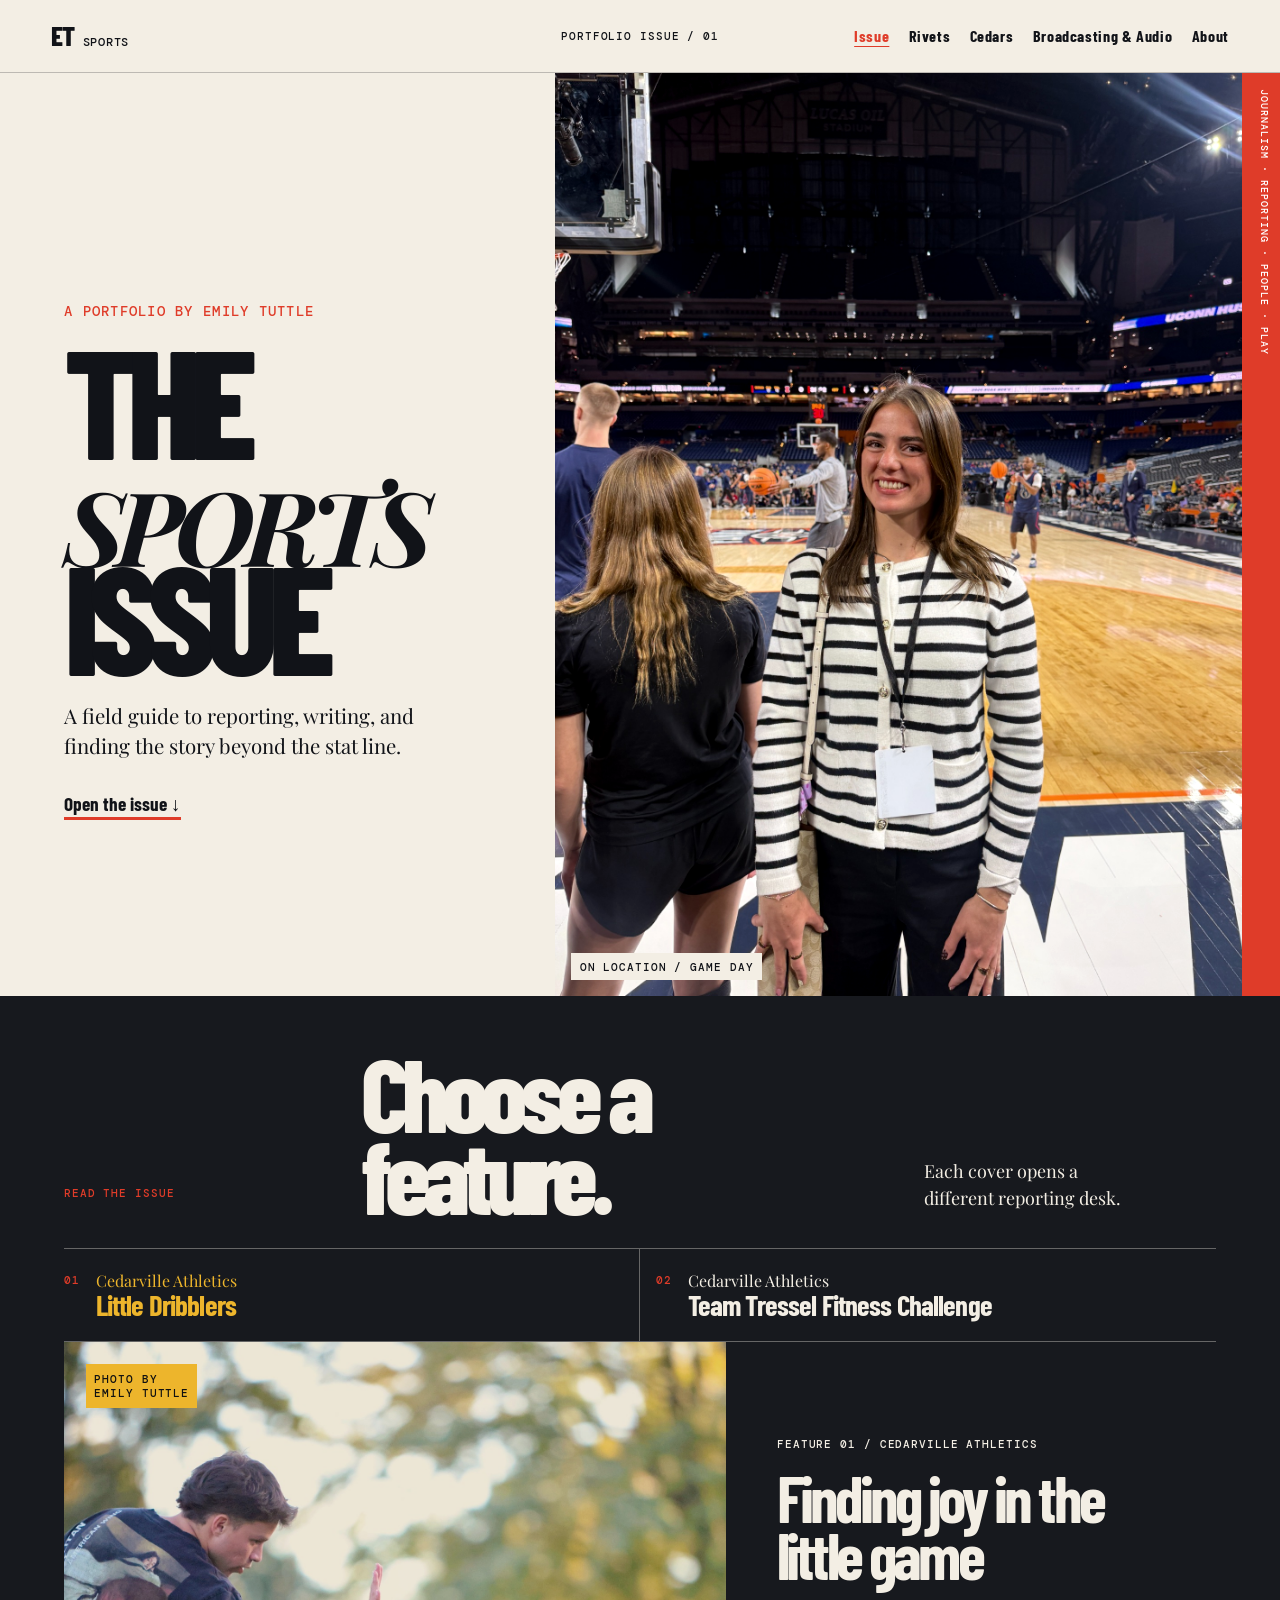
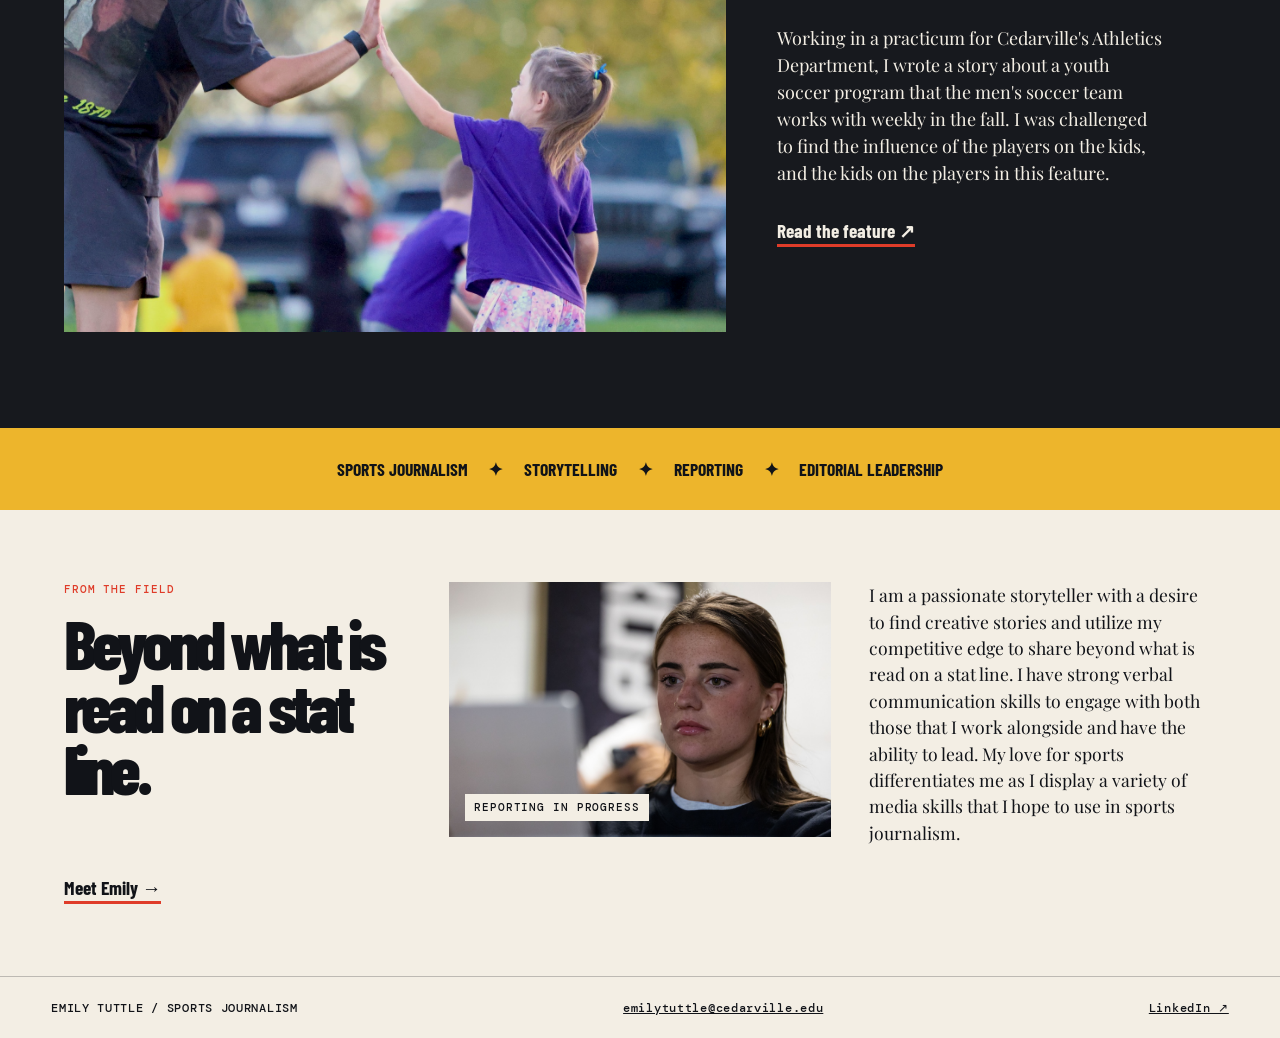
<file: index.html>
<!doctype html>
<html lang="en">
  <head>
    <meta charset="utf-8">
    <meta name="viewport" content="width=device-width, initial-scale=1">
    <meta name="description" content="Emily Tuttle — sports journalism portfolio.">
    <title>Emily Tuttle — The Sports Issue</title>
    <link rel="preconnect" href="https://fonts.googleapis.com">
    <link rel="preconnect" href="https://fonts.gstatic.com" crossorigin>
    <link href="https://fonts.googleapis.com/css2?family=Barlow+Condensed:ital,wght@0,400;0,500;0,600;0,700;0,800;1,700&family=DM+Mono:wght@400;500&family=Playfair+Display:ital,wght@0,600;0,700;0,800;1,700&display=swap" rel="stylesheet">
  <link rel="stylesheet" href="assets/styles.css">
  <link rel="stylesheet" href="assets/additions.css">
  </head>
  <body>
    <a class="skip-link" href="#main">Skip to stories</a>
    <header class="masthead">
      <a class="wordmark" href="index.html" aria-label="Emily Tuttle home">ET <span>SPORTS</span></a>
      <p class="issue-date">PORTFOLIO ISSUE / 01</p>
      <button class="menu-toggle" type="button" aria-expanded="false" aria-controls="site-nav">Menu</button>
      <nav id="site-nav" aria-label="Primary navigation">
        <a href="index.html" aria-current="page">Issue</a>
        <a href="rivets.html">Rivets</a>
        <a href="sidelining-sundays.html">Cedars</a>
        <a href="hosting-audio.html">Broadcasting &amp; Audio</a>
        <a href="about.html">About</a>
      </nav>
    </header>

    <main id="main">
      <section class="issue-cover" aria-labelledby="issue-title">
        <div class="cover-deck">
          <p class="kicker">A PORTFOLIO BY EMILY TUTTLE</p>
          <h1 id="issue-title">THE<br><em>SPORTS</em><br>ISSUE</h1>
          <p class="cover-note">A field guide to reporting, writing, and finding the story beyond the stat line.</p>
          <a class="cover-cta" href="#story-desk">Open the issue <span aria-hidden="true">↓</span></a>
        </div>
        <figure class="cover-image">
          <img src="assets/images/IMG_3926.jpeg" alt="Emily Tuttle at a basketball court with a press credential.">
          <figcaption>ON LOCATION / GAME DAY</figcaption>
        </figure>
        <p class="cover-side">JOURNALISM · REPORTING · PEOPLE · PLAY</p>
      </section>

      <section id="story-desk" class="story-desk" aria-labelledby="desk-title">
        <div class="section-heading">
          <p class="kicker">READ THE ISSUE</p>
          <h2 id="desk-title">Choose a feature.</h2>
          <p>Each cover opens a different reporting desk.</p>
        </div>
        <div class="story-picker" role="tablist" aria-label="Featured stories">
          <button class="story-choice is-active" id="little-game-tab" role="tab" aria-selected="true" aria-controls="feature-stage" data-story="little-game">
            <span class="story-number">01</span>
            <span>Cedarville Athletics<br><strong>Little Dribblers</strong></span>
          </button>
          <button class="story-choice" id="tressel-tab" role="tab" aria-selected="false" aria-controls="feature-stage" data-story="tressel">
            <span class="story-number">02</span>
            <span>Cedarville Athletics<br><strong>Team Tressel Fitness Challenge</strong></span>
          </button>
        </div>

        <article id="feature-stage" class="feature-stage little-game-stage" role="tabpanel" aria-labelledby="little-game-tab" tabindex="0">
          <div class="feature-visuals" aria-hidden="true">
            <img class="stage-main" src="assets/images/little-dribblers.jpg" alt="">
            <img class="stage-detail" src="assets/images/little-dribblers.jpg" alt="">
            <p class="visual-label">PHOTO BY<br>EMILY TUTTLE</p>
          </div>
          <div class="feature-copy">
            <p class="feature-type">FEATURE 01 / CEDARVILLE ATHLETICS</p>
            <h3>Finding joy in the little game</h3>
            <p class="feature-summary">Working in a practicum for Cedarville's Athletics Department, I wrote a story about a youth soccer program that the men's soccer team works with weekly in the fall. I was challenged to find the influence of the players on the kids, and the kids on the players in this feature.</p>
            <a class="read-link" href="https://yellowjackets.cedarville.edu/news/2026/10/29/mens-soccer-finding-joy-in-the-little-game.aspx" target="_blank" rel="noreferrer">Read the feature <span aria-hidden="true">↗</span></a>
          </div>
        </article>
      </section>

      <section class="editorial-strip" aria-label="Portfolio highlights">
        <p>SPORTS JOURNALISM</p><span>✦</span><p>STORYTELLING</p><span>✦</span><p>REPORTING</p><span>✦</span><p>EDITORIAL LEADERSHIP</p>
      </section>

      <section class="from-the-field" aria-labelledby="field-title">
        <div>
          <p class="kicker">FROM THE FIELD</p>
          <h2 id="field-title">Beyond what is read on a stat line.</h2>
        </div>
        <figure class="field-photo">
          <img src="assets/images/Rivets851.jpeg" alt="Emily Tuttle at work during a reporting assignment.">
          <figcaption>REPORTING IN PROGRESS</figcaption>
        </figure>
        <p class="field-copy">I am a passionate storyteller with a desire to find creative stories and utilize my competitive edge to share beyond what is read on a stat line. I have strong verbal communication skills to engage with both those that I work alongside and have the ability to lead. My love for sports differentiates me as I display a variety of media skills that I hope to use in sports journalism.</p>
        <a class="outline-link" href="about.html">Meet Emily <span aria-hidden="true">→</span></a>
      </section>
    </main>

    <footer>
      <p>EMILY TUTTLE / SPORTS JOURNALISM</p>
      <a href="mailto:emilytuttle@cedarville.edu">emilytuttle@cedarville.edu</a>
      <a href="https://www.linkedin.com/in/emily-tuttle-" target="_blank" rel="noreferrer">LinkedIn ↗</a>
    </footer>
    <script src="assets/site.js"></script>
  </body>
</html>
</file>
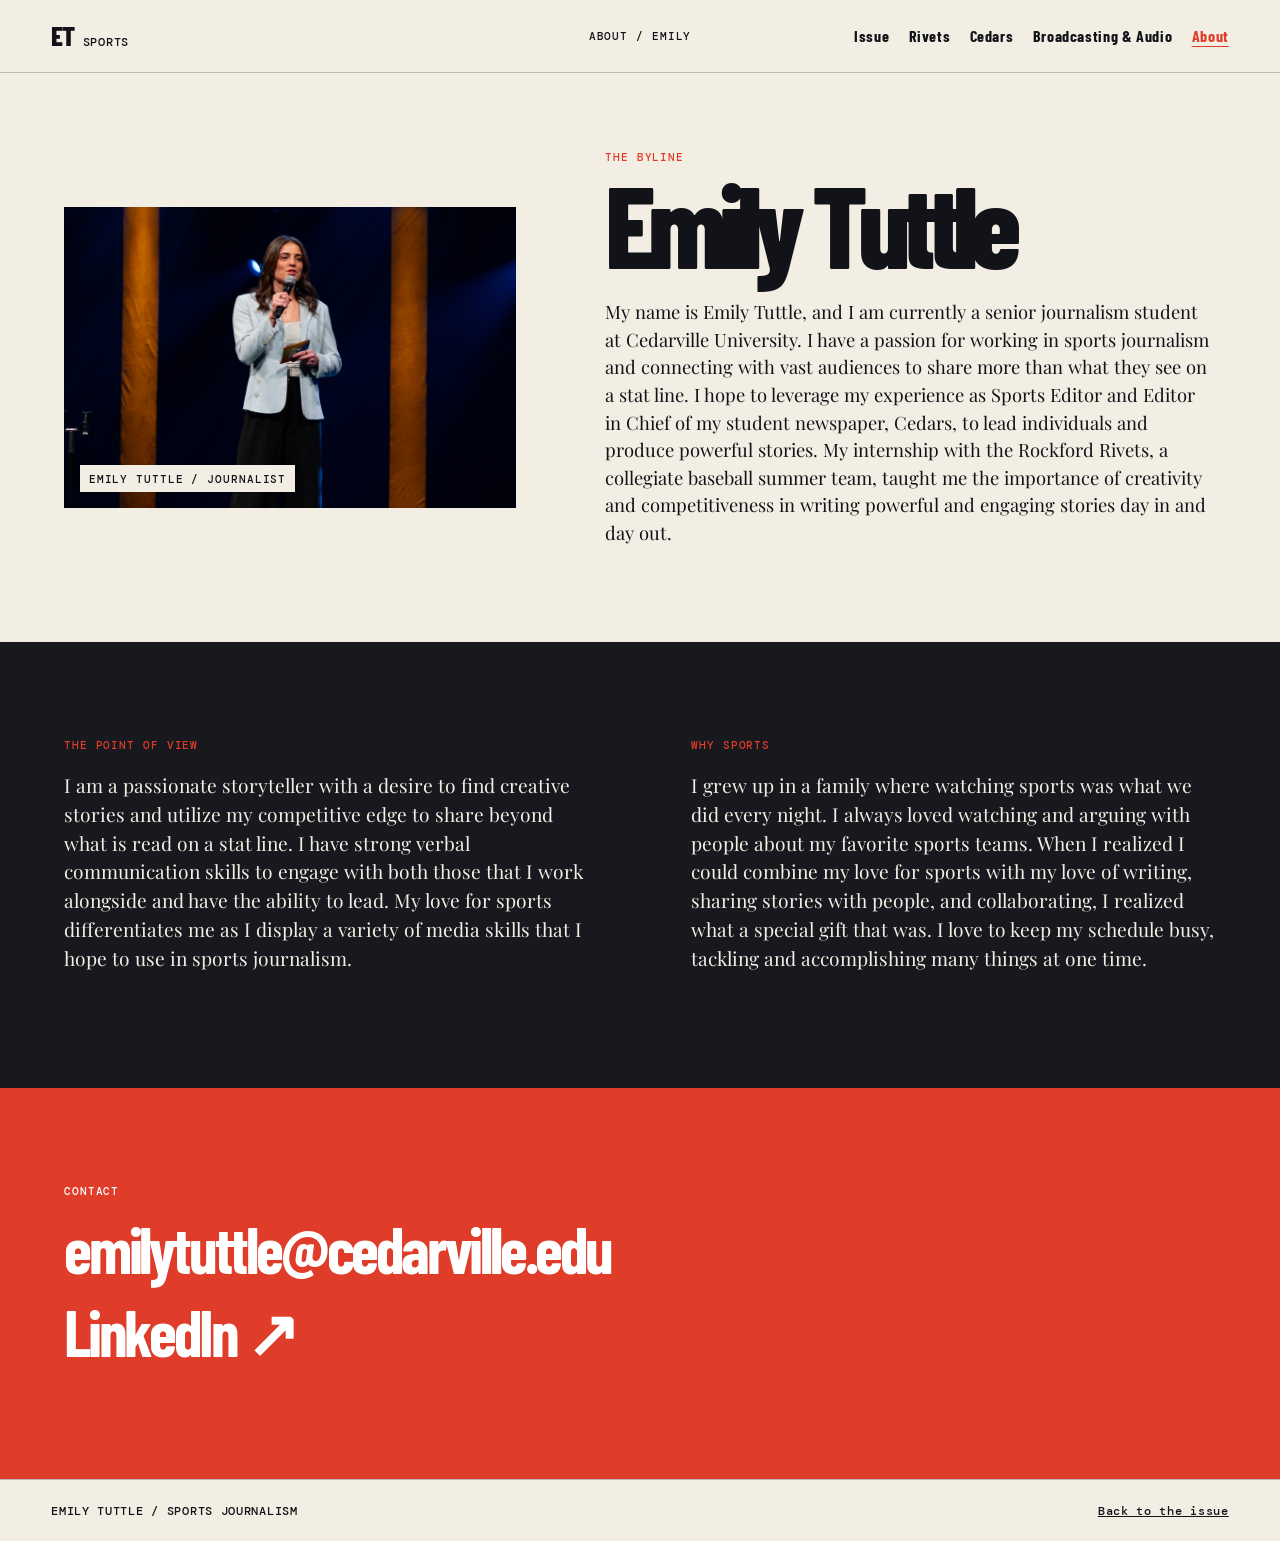
<file: about.html>
<!doctype html>
<html lang="en">
  <head><meta charset="utf-8"><meta name="viewport" content="width=device-width, initial-scale=1"><meta name="description" content="About sports journalist Emily Tuttle."><title>About Emily — The Sports Issue</title><link rel="preconnect" href="https://fonts.googleapis.com"><link rel="preconnect" href="https://fonts.gstatic.com" crossorigin><link href="https://fonts.googleapis.com/css2?family=Barlow+Condensed:ital,wght@0,400;0,500;0,600;0,700;0,800;1,700&family=DM+Mono:wght@400;500&family=Playfair+Display:ital,wght@0,600;0,700;0,800;1,700&display=swap" rel="stylesheet"><link rel="stylesheet" href="assets/styles.css"></head>
  <body class="about-page"><header class="masthead"><a class="wordmark" href="index.html">ET <span>SPORTS</span></a><p class="issue-date">ABOUT / EMILY</p><button class="menu-toggle" type="button" aria-expanded="false" aria-controls="site-nav">Menu</button><nav id="site-nav" aria-label="Primary navigation"><a href="index.html">Issue</a><a href="rivets.html">Rivets</a><a href="sidelining-sundays.html">Cedars</a><a href="hosting-audio.html">Broadcasting &amp; Audio</a><a href="about.html" aria-current="page">About</a></nav></header><main><section class="about-hero"><figure><img src="assets/images/AR4A3627.jpg" alt="Emily Tuttle speaking on stage with a microphone."><figcaption>EMILY TUTTLE / JOURNALIST</figcaption></figure><div><p class="kicker">THE BYLINE</p><h1>Emily Tuttle</h1><p>My name is Emily Tuttle, and I am currently a senior journalism student at Cedarville University. I have a passion for working in sports journalism and connecting with vast audiences to share more than what they see on a stat line. I hope to leverage my experience as Sports Editor and Editor in Chief of my student newspaper, Cedars, to lead individuals and produce powerful stories. My internship with the Rockford Rivets, a collegiate baseball summer team, taught me the importance of creativity and competitiveness in writing powerful and engaging stories day in and day out.</p></div></section><section class="about-columns"><div><p class="kicker">THE POINT OF VIEW</p><p>I am a passionate storyteller with a desire to find creative stories and utilize my competitive edge to share beyond what is read on a stat line. I have strong verbal communication skills to engage with both those that I work alongside and have the ability to lead. My love for sports differentiates me as I display a variety of media skills that I hope to use in sports journalism.</p></div><div><p class="kicker">WHY SPORTS</p><p>I grew up in a family where watching sports was what we did every night. I always loved watching and arguing with people about my favorite sports teams. When I realized I could combine my love for sports with my love of writing, sharing stories with people, and collaborating, I realized what a special gift that was. I love to keep my schedule busy, tackling and accomplishing many things at one time.</p></div></section><section class="contact-panel"><p class="kicker">CONTACT</p><a href="mailto:emilytuttle@cedarville.edu">emilytuttle@cedarville.edu</a><a href="https://www.linkedin.com/in/emily-tuttle-" target="_blank" rel="noreferrer">LinkedIn ↗</a></section></main><footer><p>EMILY TUTTLE / SPORTS JOURNALISM</p><a href="index.html">Back to the issue</a></footer><script src="assets/site.js"></script></body>
</html>
</file>
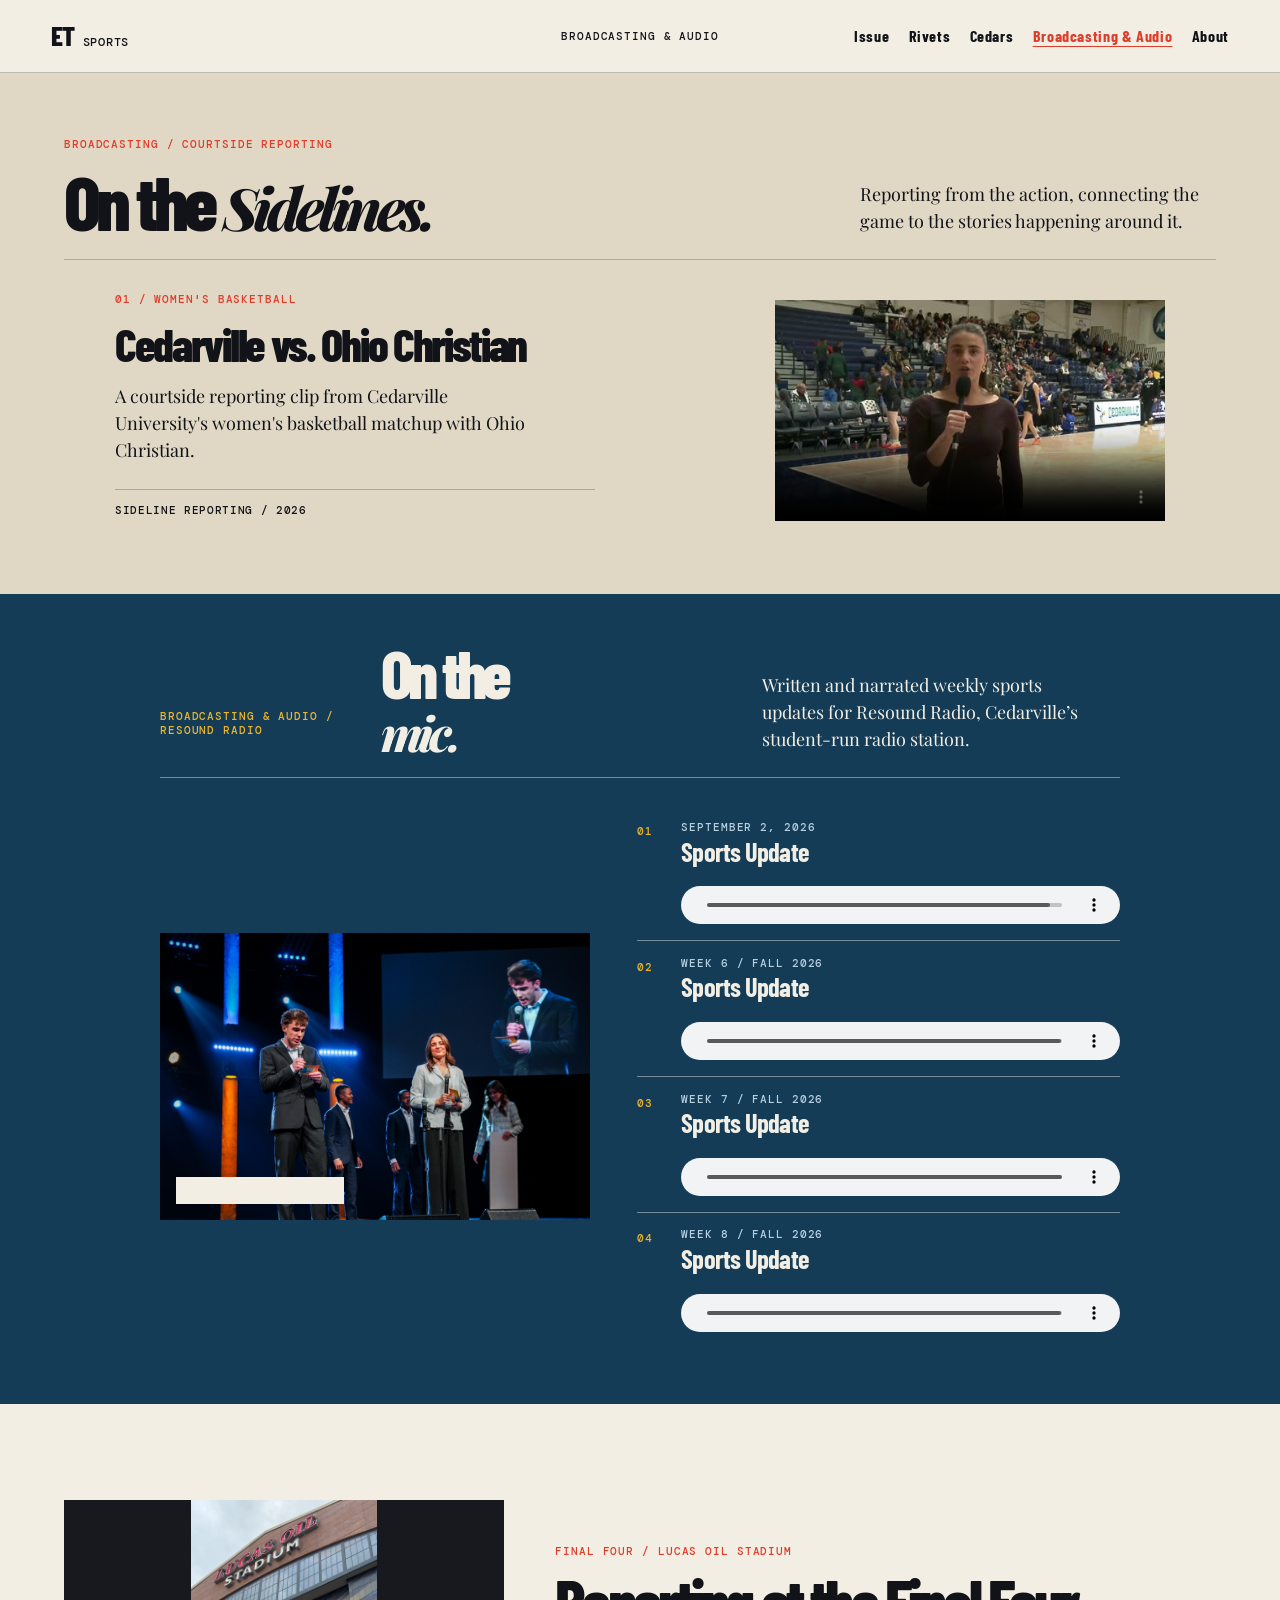
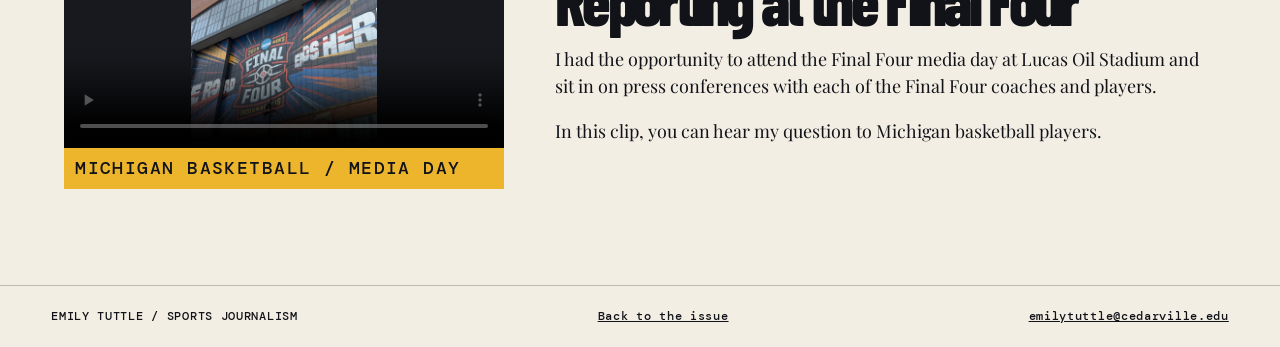
<file: hosting-audio.html>
<!doctype html>
<html lang="en">
  <head>
    <meta charset="utf-8">
    <meta name="viewport" content="width=device-width, initial-scale=1">
    <meta name="description" content="Emily Tuttle's broadcasting and audio work.">
    <title>Broadcasting &amp; Audio — Emily Tuttle</title>
    <link rel="preconnect" href="https://fonts.googleapis.com">
    <link rel="preconnect" href="https://fonts.gstatic.com" crossorigin>
    <link href="https://fonts.googleapis.com/css2?family=Barlow+Condensed:ital,wght@0,400;0,500;0,600;0,700;0,800;1,700&family=DM+Mono:wght@400;500&family=Playfair+Display:ital,wght@0,600;0,700;0,800;1,700&display=swap" rel="stylesheet">
    <link rel="stylesheet" href="assets/styles.css">
    <link rel="stylesheet" href="assets/additions.css">
  </head>
  <body class="hosting-page">
    <header class="masthead">
      <a class="wordmark" href="index.html">ET <span>SPORTS</span></a>
      <p class="issue-date">BROADCASTING &amp; AUDIO</p>
      <button class="menu-toggle" type="button" aria-expanded="false" aria-controls="site-nav">Menu</button>
      <nav id="site-nav" aria-label="Primary navigation">
        <a href="index.html">Issue</a><a href="rivets.html">Rivets</a><a href="sidelining-sundays.html">Cedars</a><a href="hosting-audio.html" aria-current="page">Broadcasting &amp; Audio</a><a href="about.html">About</a>
      </nav>
    </header>
    <main>
      <section class="sidelines-desk" aria-labelledby="sidelines-title">
        <div class="sidelines-heading">
          <div>
            <p class="kicker">BROADCASTING / COURTSIDE REPORTING</p>
            <h1 id="sidelines-title">On the <em>Sidelines.</em></h1>
          </div>
          <p>Reporting from the action, connecting the game to the stories happening around it.</p>
        </div>
        <article class="sidelines-clip">
          <div class="sidelines-clip-copy">
            <p class="kicker">01 / WOMEN'S BASKETBALL</p>
            <h2>Cedarville vs. Ohio Christian</h2>
            <p>A courtside reporting clip from Cedarville University's women's basketball matchup with Ohio Christian.</p>
            <p class="sidelines-meta">SIDELINE REPORTING / 2026</p>
          </div>
          <video controls playsinline preload="metadata" poster="assets/images/sideline-cu-vs-ocu.jpg" aria-label="Sideline reporting from Cedarville versus Ohio Christian">
            <source src="assets/sideline-cu-vs-ocu-complete.mp4" type="video/mp4">
            Your browser does not support video playback.
          </video>
        </article>
      </section>
      <section class="audio-desk" aria-labelledby="audio-title">
        <div class="audio-heading">
          <p class="kicker">BROADCASTING &amp; AUDIO / RESOUND RADIO</p>
          <h1 id="audio-title">On the<br><em>mic.</em></h1>
          <p>Written and narrated weekly sports updates for Resound Radio, Cedarville’s student-run radio station.</p>

        </div>
        <div class="audio-content">
          <figure class="hosting-stage-photo">
            <img src="assets/images/hosting-stage.jpg" alt="Emily Tuttle hosting The Pitch on stage with a microphone.">
            <figcaption>THE PITCH / HOSTING</figcaption>
          </figure>
        <div class="audio-list">
          <article class="audio-clip"><p class="audio-number">01</p><div><p class="audio-date">SEPTEMBER 2, 2026</p><h2>Sports Update</h2></div><audio controls preload="metadata"><source src="assets/audio/resound-sports-update-sept-2-2026.mp3" type="audio/mpeg">Your browser does not support audio playback.</audio></article>
          <article class="audio-clip"><p class="audio-number">02</p><div><p class="audio-date">WEEK 6 / FALL 2026</p><h2>Sports Update</h2></div><audio controls preload="metadata"><source src="assets/audio/resound-sports-update-week-6.mp3" type="audio/mpeg">Your browser does not support audio playback.</audio></article>
          <article class="audio-clip"><p class="audio-number">03</p><div><p class="audio-date">WEEK 7 / FALL 2026</p><h2>Sports Update</h2></div><audio controls preload="metadata"><source src="assets/audio/resound-sports-update-week-7.mp3" type="audio/mpeg">Your browser does not support audio playback.</audio></article>
          <article class="audio-clip"><p class="audio-number">04</p><div><p class="audio-date">WEEK 8 / FALL 2026</p><h2>Sports Update</h2></div><audio controls preload="metadata"><source src="assets/audio/resound-sports-update-week-8.mp3" type="audio/mpeg">Your browser does not support audio playback.</audio></article>
        </div>
        </div>
      </section>
      <section class="interview-note final-four-note">
        <div class="final-four-video"><video controls preload="metadata" poster="assets/images/final-four-lucas-oil.jpeg"><source src="assets/final-four-media-day.mp4" type="video/mp4">Your browser does not support video playback.</video><p class="video-label">MICHIGAN BASKETBALL / MEDIA DAY</p></div>
        <div><p class="kicker">FINAL FOUR / LUCAS OIL STADIUM</p><h2>Reporting at the Final Four</h2><p>I had the opportunity to attend the Final Four media day at Lucas Oil Stadium and sit in on press conferences with each of the Final Four coaches and players.</p><p>In this clip, you can hear my question to Michigan basketball players.</p></div>
      </section>
    </main>
    <footer><p>EMILY TUTTLE / SPORTS JOURNALISM</p><a href="index.html">Back to the issue</a><a href="mailto:emilytuttle@cedarville.edu">emilytuttle@cedarville.edu</a></footer>
    <script src="assets/site.js"></script>
  </body>
</html>
</file>
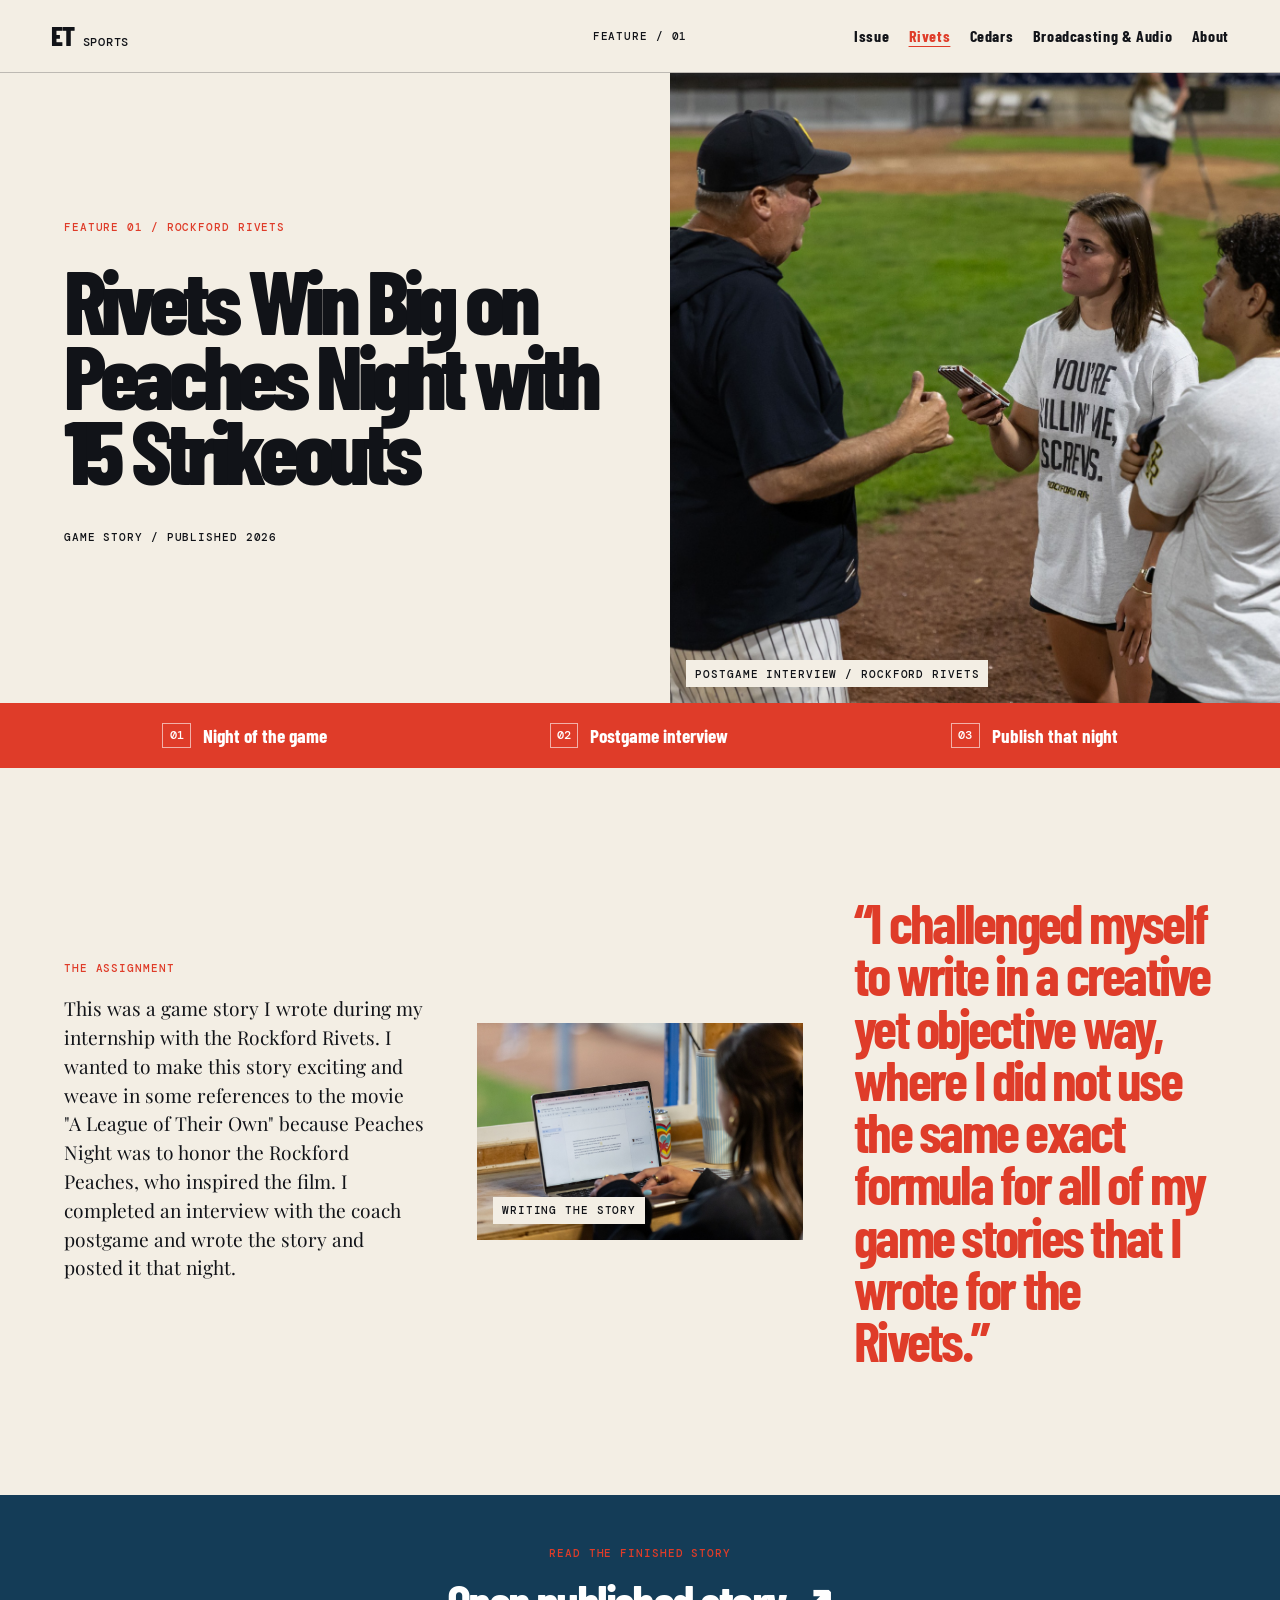
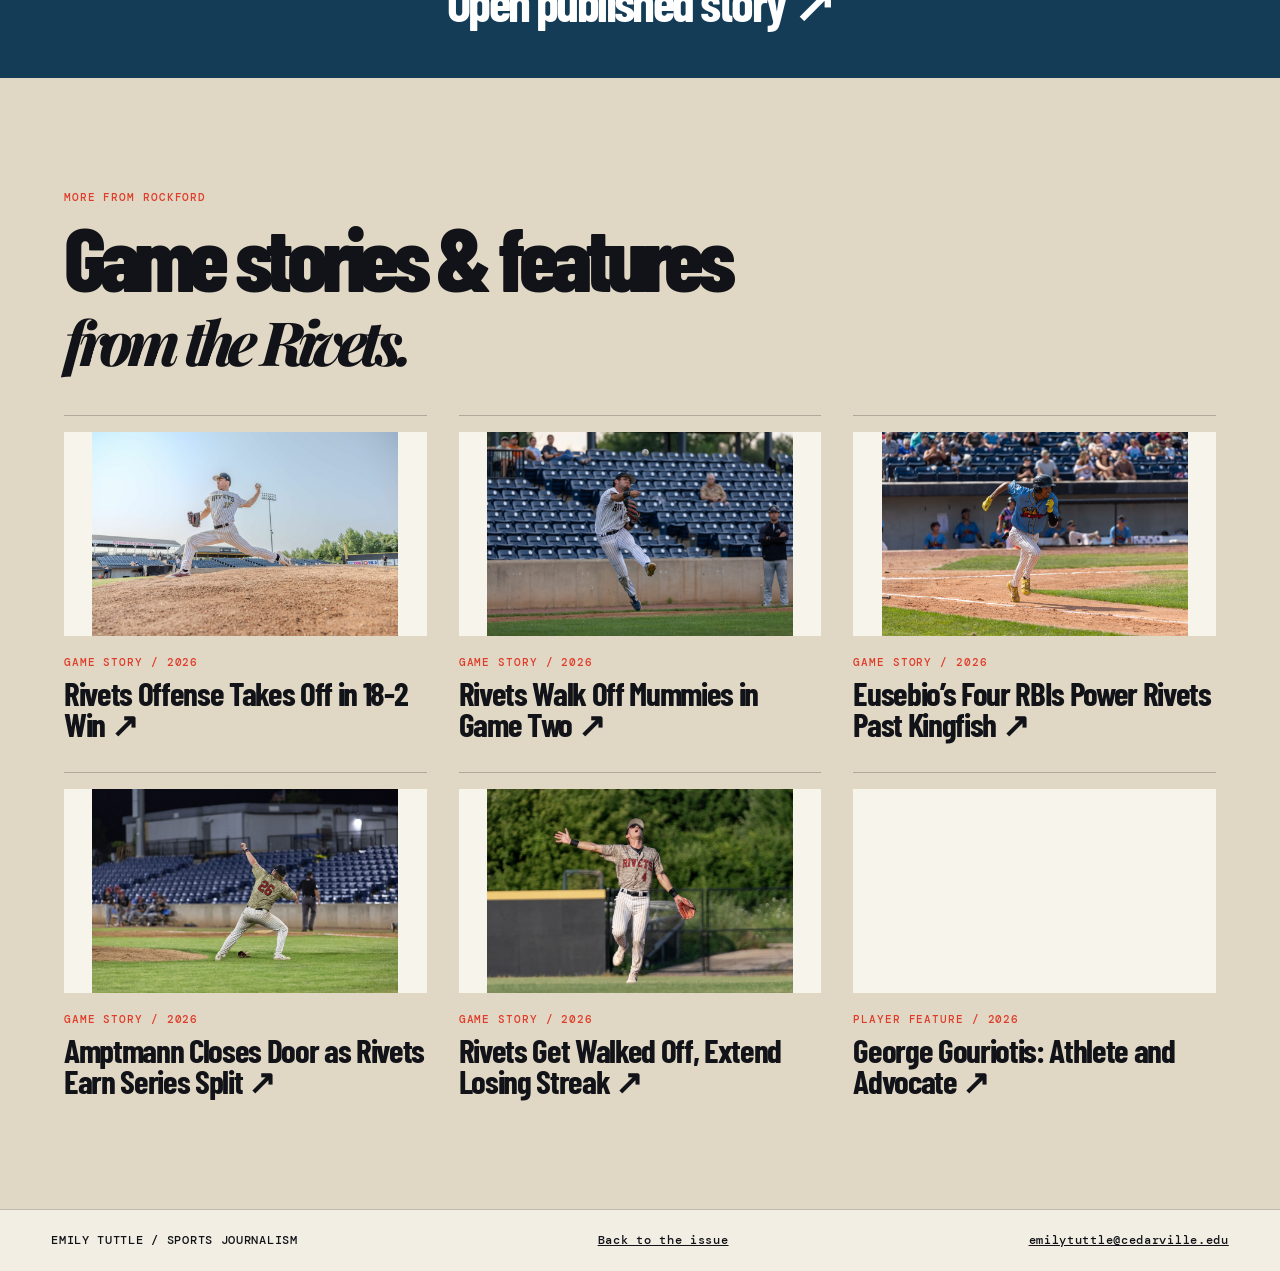
<file: rivets.html>
<!doctype html>
<html lang="en">
  <head>
    <meta charset="utf-8">
    <meta name="viewport" content="width=device-width, initial-scale=1">
    <meta name="description" content="Emily Tuttle's Rockford Rivets writing portfolio.">
    <title>Rivets — Emily Tuttle</title>
    <link rel="preconnect" href="https://fonts.googleapis.com">
    <link rel="preconnect" href="https://fonts.gstatic.com" crossorigin>
    <link href="https://fonts.googleapis.com/css2?family=Barlow+Condensed:ital,wght@0,400;0,500;0,600;0,700;0,800;1,700&family=DM+Mono:wght@400;500&family=Playfair+Display:ital,wght@0,600;0,700;0,800;1,700&display=swap" rel="stylesheet">
    <link rel="stylesheet" href="assets/styles.css">
    <link rel="stylesheet" href="assets/additions.css">
  </head>
  <body class="project-page rivets-page">
    <header class="masthead"><a class="wordmark" href="index.html">ET <span>SPORTS</span></a><p class="issue-date">FEATURE / 01</p><button class="menu-toggle" type="button" aria-expanded="false" aria-controls="site-nav">Menu</button><nav id="site-nav" aria-label="Primary navigation"><a href="index.html">Issue</a><a href="rivets.html" aria-current="page">Rivets</a><a href="sidelining-sundays.html">Cedars</a><a href="hosting-audio.html">Broadcasting &amp; Audio</a><a href="about.html">About</a></nav></header>
    <main>
      <section class="project-opening"><div class="project-title"><p class="kicker">FEATURE 01 / ROCKFORD RIVETS</p><h1>Rivets Win Big on Peaches Night with 15 Strikeouts</h1><p class="byline">GAME STORY / PUBLISHED 2026</p></div><figure><img src="assets/images/Rivets2609.jpeg" alt="Emily Tuttle conducting a postgame interview at a Rockford Rivets baseball field."><figcaption>POSTGAME INTERVIEW / ROCKFORD RIVETS</figcaption></figure></section>
      <section class="project-route" aria-label="Story route"><div><span>01</span><strong>Night of the game</strong></div><div><span>02</span><strong>Postgame interview</strong></div><div><span>03</span><strong>Publish that night</strong></div></section>
      <section class="case-spread"><div class="case-intro"><p class="kicker">THE ASSIGNMENT</p><p>This was a game story I wrote during my internship with the Rockford Rivets. I wanted to make this story exciting and weave in some references to the movie "A League of Their Own" because Peaches Night was to honor the Rockford Peaches, who inspired the film. I completed an interview with the coach postgame and wrote the story and posted it that night.</p></div><figure class="writing-photo"><img src="assets/images/Rivets846.jpeg" alt="Emily Tuttle writing on a laptop."><figcaption>WRITING THE STORY</figcaption></figure><aside class="case-pull"><p>“I challenged myself to write in a creative yet objective way, where I did not use the same exact formula for all of my game stories that I wrote for the Rivets.”</p></aside></section>
      <section class="story-link"><p class="kicker">READ THE FINISHED STORY</p><a href="https://northwoodsleague.com/rockford-rivets/2026/07/18/rivets-win-big-on-peaches-night-with-15-strikeouts/" target="_blank" rel="noreferrer">Open published story <span aria-hidden="true">↗</span></a></section>
      <section class="story-collection rivets-collection" aria-labelledby="more-rivets-title"><div class="collection-heading"><p class="kicker">MORE FROM ROCKFORD</p><h2 id="more-rivets-title">Game stories &amp; features<br><em>from the Rivets.</em></h2></div><div class="story-grid"><article class="story-card"><a href="https://northwoodsleague.com/rockford-rivets/2026/08/04/rivets-offense-takes-off-in-18-2-win/" target="_blank" rel="noreferrer"><img src="assets/images/rivets-18-2.png" alt="Rockford Rivets player pitching during a game."><p class="kicker">GAME STORY / 2026</p><h3>Rivets Offense Takes Off in 18-2 Win <span aria-hidden="true">↗</span></h3></a></article><article class="story-card"><a href="https://northwoodsleague.com/rockford-rivets/2026/08/03/rivets-walk-off-mummies-in-game-two/" target="_blank" rel="noreferrer"><img src="assets/images/rivets-walkoff.png" alt="Rockford Rivets player in the field during a game."><p class="kicker">GAME STORY / 2026</p><h3>Rivets Walk Off Mummies in Game Two <span aria-hidden="true">↗</span></h3></a></article><article class="story-card"><a href="https://northwoodsleague.com/rockford-rivets/2026/08/02/eusebios-four-rbis-power-rivets-past-kingfish/" target="_blank" rel="noreferrer"><img src="assets/images/rivets-eusebio.png" alt="Rockford Rivets player batting during a game."><p class="kicker">GAME STORY / 2026</p><h3>Eusebio’s Four RBIs Power Rivets Past Kingfish <span aria-hidden="true">↗</span></h3></a></article><article class="story-card"><a href="https://northwoodsleague.com/rockford-rivets/2026/07/11/amptmann-closes-door-as-rivets-earn-series-split/" target="_blank" rel="noreferrer"><img src="assets/images/rivets-amptmann.jpg" alt="Rockford Rivets pitcher wearing number 26 throwing on the field." loading="lazy" decoding="async"><p class="kicker">GAME STORY / 2026</p><h3>Amptmann Closes Door as Rivets Earn Series Split <span aria-hidden="true">↗</span></h3></a></article><article class="story-card"><a href="https://northwoodsleague.com/rockford-rivets/2026/07/26/rivets-get-walked-off-extend-losing-streak/" target="_blank" rel="noreferrer"><img src="assets/images/rivets-losing-streak.jpg" alt="Rockford Rivets fielder wearing number 4 tracking a ball." loading="lazy" decoding="async"><p class="kicker">GAME STORY / 2026</p><h3>Rivets Get Walked Off, Extend Losing Streak <span aria-hidden="true">↗</span></h3></a></article><article class="story-card"><a href="https://northwoodsleague.com/rockford-rivets/2026/05/31/george-gouriotis-athlete-and-advocate/" target="_blank" rel="noreferrer"><img src="assets/images/rivets-gouriotis.jpg" alt="George Gouriotis pitching for the Rockford Rivets in a white pinstriped uniform." loading="lazy" decoding="async"><p class="kicker">PLAYER FEATURE / 2026</p><h3>George Gouriotis: Athlete and Advocate <span aria-hidden="true">↗</span></h3></a></article></div></section>
    </main>
    <footer><p>EMILY TUTTLE / SPORTS JOURNALISM</p><a href="index.html">Back to the issue</a><a href="mailto:emilytuttle@cedarville.edu">emilytuttle@cedarville.edu</a></footer><script src="assets/site.js"></script>
  </body>
</html>
</file>
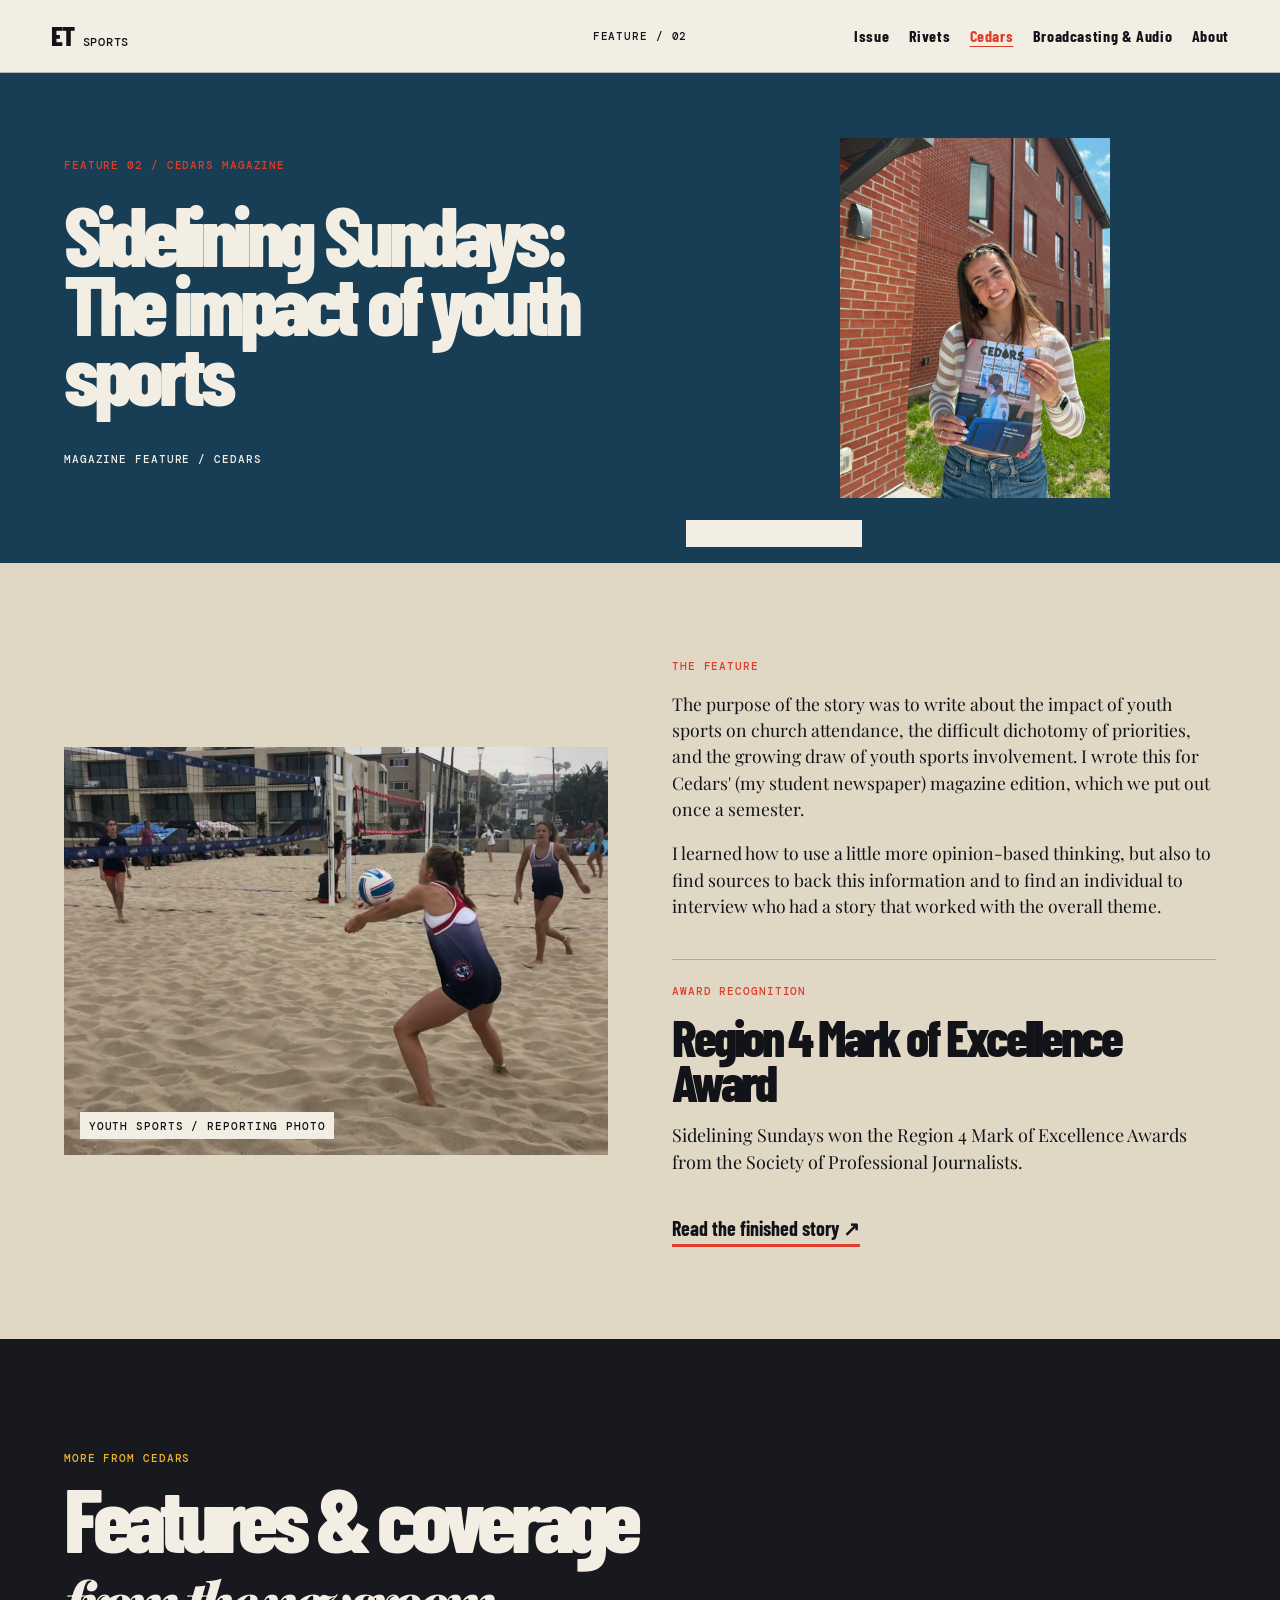
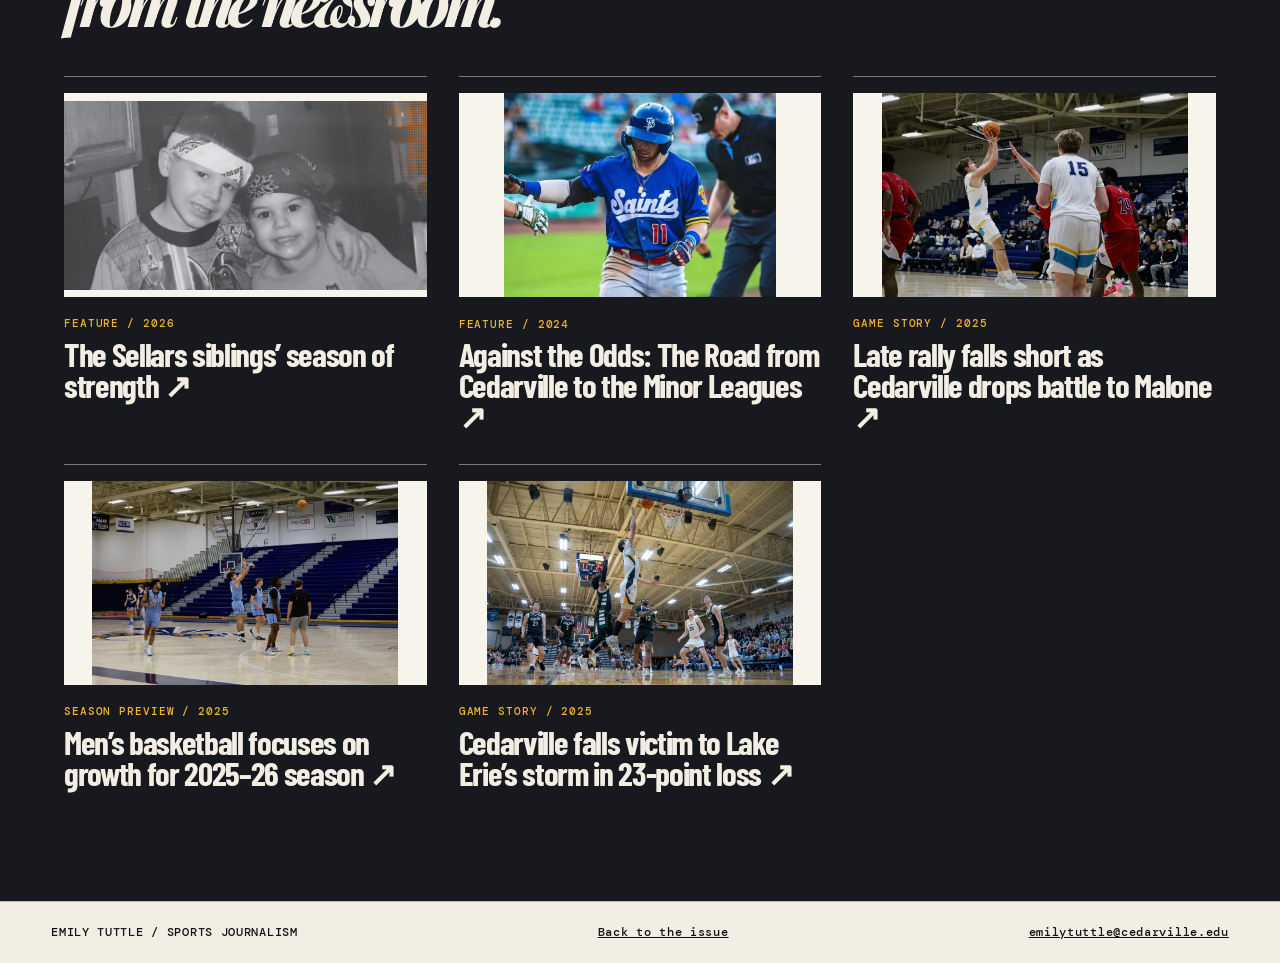
<file: sidelining-sundays.html>
<!doctype html>
<html lang="en">
  <head><meta charset="utf-8"><meta name="viewport" content="width=device-width, initial-scale=1"><meta name="description" content="Emily Tuttle's Cedars writing portfolio."><title>Cedars — Emily Tuttle</title><link rel="preconnect" href="https://fonts.googleapis.com"><link rel="preconnect" href="https://fonts.gstatic.com" crossorigin><link href="https://fonts.googleapis.com/css2?family=Barlow+Condensed:ital,wght@0,400;0,500;0,600;0,700;0,800;1,700&family=DM+Mono:wght@400;500&family=Playfair+Display:ital,wght@0,600;0,700;0,800;1,700&display=swap" rel="stylesheet"><link rel="stylesheet" href="assets/styles.css"><link rel="stylesheet" href="assets/additions.css"></head>
  <body class="project-page sundays-page"><header class="masthead"><a class="wordmark" href="index.html">ET <span>SPORTS</span></a><p class="issue-date">FEATURE / 02</p><button class="menu-toggle" type="button" aria-expanded="false" aria-controls="site-nav">Menu</button><nav id="site-nav" aria-label="Primary navigation"><a href="index.html">Issue</a><a href="rivets.html">Rivets</a><a href="sidelining-sundays.html" aria-current="page">Cedars</a><a href="hosting-audio.html">Broadcasting &amp; Audio</a><a href="about.html">About</a></nav></header><main><section class="sidelining-hero"><div class="project-title"><p class="kicker">FEATURE 02 / CEDARS MAGAZINE</p><h1>Sidelining Sundays: The impact of youth sports</h1><p class="byline">MAGAZINE FEATURE / CEDARS</p></div><figure><img src="assets/images/sidelining-sundays-magazine.jpg" alt="Emily Tuttle holding the Cedars magazine featuring Sidelining Sundays."><figcaption>CEDARS / PRINT ISSUE</figcaption></figure></section><section class="sidelining-story"><figure><img src="assets/images/sidelining-sundays-award.png" alt="Youth volleyball players competing on a sand court."><figcaption>YOUTH SPORTS / REPORTING PHOTO</figcaption></figure><div class="sidelining-copy"><p class="kicker">THE FEATURE</p><p>The purpose of the story was to write about the impact of youth sports on church attendance, the difficult dichotomy of priorities, and the growing draw of youth sports involvement. I wrote this for Cedars' (my student newspaper) magazine edition, which we put out once a semester.</p><p>I learned how to use a little more opinion-based thinking, but also to find sources to back this information and to find an individual to interview who had a story that worked with the overall theme.</p><div class="award-note"><p class="kicker">AWARD RECOGNITION</p><h2>Region 4 Mark of Excellence Award</h2><p>Sidelining Sundays won the Region 4 Mark of Excellence Awards from the Society of Professional Journalists.</p></div><a class="inline-story-link" href="https://cedars.cedarville.edu/2025/05/sidelining-sundays-the-impact-of-youth-sports/" target="_blank" rel="noreferrer">Read the finished story <span aria-hidden="true">↗</span></a></div></section><section class="story-collection cedars-collection" aria-labelledby="more-cedars-title"><div class="collection-heading"><p class="kicker">MORE FROM CEDARS</p><h2 id="more-cedars-title">Features &amp; coverage<br><em>from the newsroom.</em></h2></div><div class="story-grid"><article class="story-card"><a href="https://cedars.cedarville.edu/2026/05/the-sellars-siblings-season-of-strength/" target="_blank" rel="noreferrer"><img src="assets/images/cedars-sellars.png" alt="Photo from The Sellars siblings’ season of strength story."><p class="kicker">FEATURE / 2026</p><h3>The Sellars siblings’ season of strength <span aria-hidden="true">↗</span></h3></a></article><article class="story-card"><a href="https://cedars.cedarville.edu/2024/12/against-the-odds-the-road-from-cedarville-to-the-minor-leagues/" target="_blank" rel="noreferrer"><img src="assets/images/cedars-minor-leagues.png" alt="Photo from Against the Odds: The Road from Cedarville to the Minor Leagues."><p class="kicker">FEATURE / 2024</p><h3>Against the Odds: The Road from Cedarville to the Minor Leagues <span aria-hidden="true">↗</span></h3></a></article><article class="story-card"><a href="https://cedars.cedarville.edu/2025/12/late-rally-falls-short-as-cedarville-drops-battle-to-malone/" target="_blank" rel="noreferrer"><img src="assets/images/cedars-malone.png" alt="Photo from Late rally falls short as Cedarville drops battle to Malone."><p class="kicker">GAME STORY / 2025</p><h3>Late rally falls short as Cedarville drops battle to Malone <span aria-hidden="true">↗</span></h3></a></article></div></section></main><footer><p>EMILY TUTTLE / SPORTS JOURNALISM</p><a href="index.html">Back to the issue</a><a href="mailto:emilytuttle@cedarville.edu">emilytuttle@cedarville.edu</a></footer><script src="assets/site.js"></script></body>
<script>
  document.querySelector('.cedars-collection .story-grid').insertAdjacentHTML('beforeend', `
    <article class="story-card"><a href="https://cedars.cedarville.edu/2025/11/mens-basketball-focuses-on-growth-for-2025-26-season/" target="_blank" rel="noreferrer"><img src="assets/images/cedars-mens-basketball.png" alt="Cedarville men's basketball players practicing."><p class="kicker">SEASON PREVIEW / 2025</p><h3>Men’s basketball focuses on growth for 2025–26 season <span aria-hidden="true">↗</span></h3></a></article>
    <article class="story-card"><a href="https://cedars.cedarville.edu/2025/02/cedarville-falls-victim-to-lake-eries-storm-in-23-point-loss/" target="_blank" rel="noreferrer"><img src="assets/images/cedars-lake-erie.png" alt="Cedarville basketball player shooting against Lake Erie."><p class="kicker">GAME STORY / 2025</p><h3>Cedarville falls victim to Lake Erie’s storm in 23-point loss <span aria-hidden="true">↗</span></h3></a></article>
  `);
</script>
</html>
</file>
<file: assets/styles.css>
:root{--ink:#111318;--paper:#f3eee4;--red:#df3c29;--gold:#edb52c;--blue:#143c57;--line:rgba(17,19,24,.24);--sans:'Barlow Condensed',Arial,sans-serif;--serif:'Playfair Display',Georgia,serif;--mono:'DM Mono',monospace}*{box-sizing:border-box}html{scroll-behavior:smooth}body{margin:0;background:var(--paper);color:var(--ink);font-family:var(--serif);font-size:18px;line-height:1.5}.skip-link{position:absolute;top:-4rem;left:1rem;background:var(--red);color:#fff;padding:.6rem 1rem;z-index:100}.skip-link:focus{top:1rem}.masthead{min-height:73px;border-bottom:1px solid var(--line);display:grid;grid-template-columns:1fr auto 1fr;align-items:center;padding:0 4vw;position:relative;z-index:5;background:var(--paper)}.wordmark{font:800 1.7rem/1 var(--sans);letter-spacing:-.06em;color:var(--ink);text-decoration:none}.wordmark span{font:500 .75rem/1 var(--mono);letter-spacing:.06em;margin-left:.4rem}.issue-date,.kicker,.feature-type,.byline,figcaption,.visual-label,.story-number{font:500 .7rem/1.25 var(--mono);letter-spacing:.08em}.issue-date{text-align:center;margin:0}.masthead nav{justify-self:end;display:flex;gap:1.2rem}.masthead nav a{font:700 1rem/1 var(--sans);letter-spacing:.04em;color:var(--ink);text-decoration:none}.masthead nav a[aria-current=page]{color:var(--red);text-decoration:underline;text-underline-offset:4px}.menu-toggle{display:none;background:none;border:0;font:700 1rem var(--sans)}.issue-cover{min-height:calc(100vh - 73px);display:grid;grid-template-columns:1.05fr 1.3fr 38px;overflow:hidden}.cover-deck{padding:clamp(2.5rem,8vw,9rem) 5vw 3rem;display:flex;flex-direction:column;align-items:flex-start;justify-content:center}.kicker{margin:0 0 1rem;color:var(--red)}.cover-deck h1{font:800 clamp(5rem,12vw,12rem)/.7 var(--sans);letter-spacing:-.075em;margin:.5rem 0 2rem}.cover-deck h1 em{font-family:var(--serif);font-size:.67em;font-weight:700;letter-spacing:-.08em}.cover-note{font-size:clamp(1rem,1.6vw,1.35rem);max-width:22rem;margin:0 0 2rem}.cover-cta,.read-link,.outline-link{font:700 1.2rem/1 var(--sans);color:var(--ink);text-decoration:none;border-bottom:3px solid var(--red);padding-bottom:.25rem}.cover-image{margin:0;position:relative;min-height:30rem;background:#111;overflow:hidden}.cover-image img{width:100%;height:100%;object-fit:cover;object-position:center;filter:saturate(.9) contrast(1.06)}figcaption{position:absolute;bottom:1rem;left:1rem;background:var(--paper);padding:.4rem .55rem}.cover-side{margin:0;background:var(--red);color:#fff;writing-mode:vertical-rl;text-orientation:mixed;padding:1rem .55rem;font:500 .63rem var(--mono);letter-spacing:.1em}.story-desk{padding:7rem 5vw 6rem;background:#17191e;color:var(--paper)}.section-heading{display:grid;grid-template-columns:1fr 2fr 1.1fr;gap:2rem;align-items:end;border-bottom:1px solid #666;padding-bottom:2rem}.section-heading h2{font:800 clamp(3.7rem,8vw,8rem)/.8 var(--sans);letter-spacing:-.07em;margin:0}.section-heading p:last-child{max-width:14rem;margin:0 0 .25rem}.story-picker{display:grid;grid-template-columns:1fr 1fr;border-bottom:1px solid #666}.story-choice{appearance:none;background:none;border:0;border-right:1px solid #666;padding:1.3rem 1rem 1.3rem 0;color:inherit;text-align:left;display:flex;gap:1rem;align-items:flex-start;cursor:pointer;font:400 1rem var(--serif)}.story-choice+ .story-choice{border-right:0;padding-left:1rem}.story-choice strong{font:700 1.8rem/1 var(--sans);letter-spacing:-.03em}.story-choice.is-active{color:var(--gold)}.story-number{color:var(--red);padding-top:.2rem}.feature-stage{display:grid;grid-template-columns:1.35fr 1fr;min-height:590px;position:relative;transition:opacity .18s ease,transform .18s ease}.feature-stage.is-changing{opacity:.2;transform:scale(.985)}.feature-visuals{position:relative;overflow:hidden;background:#333}.stage-main{height:100%;width:100%;position:absolute;inset:0;object-fit:cover;filter:saturate(.85) contrast(1.08)}.stage-detail{position:absolute;width:37%;height:35%;object-fit:cover;right:0;bottom:0;border:10px solid #17191e}.visual-label{position:absolute;left:1.4rem;top:1.4rem;margin:0;background:var(--gold);color:#111;padding:.5rem}.feature-copy{padding:3.5rem clamp(1.5rem,4vw,4rem);display:flex;flex-direction:column;align-items:flex-start;justify-content:center}.feature-copy h3{font:700 clamp(2.9rem,5vw,5.5rem)/.88 var(--sans);letter-spacing:-.06em;margin:.5rem 0 1.5rem}.feature-summary{max-width:27rem}.read-link{color:var(--paper);margin-top:1rem}.sundays-stage{grid-template-columns:1fr 1.35fr}.sundays-stage .feature-visuals{order:2}.sundays-stage .stage-detail{left:0;right:auto;border-color:#17191e}.editorial-strip{overflow:hidden;display:flex;gap:1.3rem;justify-content:center;align-items:center;background:var(--gold);padding:.8rem;font:700 1.1rem var(--sans);white-space:nowrap}.from-the-field{padding:8rem 5vw;display:grid;grid-template-columns:1fr 1.1fr 1fr;gap:4vw;align-items:start}.from-the-field h2{font:800 clamp(3.7rem,7vw,7rem)/.84 var(--sans);letter-spacing:-.07em;margin:.6rem 0}.field-photo{margin:0;position:relative;background:#1b1d22}.field-photo img{width:100%;height:auto;display:block;aspect-ratio:auto;object-fit:contain}.field-copy{margin:0;font-size:1.1rem}.outline-link{justify-self:start;margin-top:2rem}footer{border-top:1px solid var(--line);padding:1.4rem 4vw;display:flex;gap:2rem;justify-content:space-between;align-items:center;font:500 .73rem var(--mono);letter-spacing:.06em}footer p{margin:0}footer a{color:var(--ink)}.project-opening{min-height:630px;display:grid;grid-template-columns:1.1fr 1fr}.project-title{padding:7vw 5vw;display:flex;flex-direction:column;justify-content:center}.project-title h1{font:800 clamp(4rem,7vw,8rem)/.84 var(--sans);letter-spacing:-.065em;margin:.7rem 0 2rem}.project-opening figure{margin:0;position:relative;overflow:hidden}.project-opening figure img{width:100%;height:100%;object-fit:cover}.project-route{background:var(--red);display:flex;justify-content:space-around;padding:1.25rem 4vw;color:#fff}.project-route div{display:flex;gap:.75rem;align-items:center;font:700 1.2rem var(--sans)}.project-route span{font:500 .72rem var(--mono);border:1px solid rgba(255,255,255,.6);padding:.25rem .4rem}.case-spread{padding:8rem 5vw;display:grid;grid-template-columns:1fr .9fr 1fr;gap:4vw;align-items:center}.case-intro>p:last-child{font-size:1.2rem}.writing-photo{margin:0;position:relative;background:#1b1d22}.writing-photo img{width:100%;height:auto;display:block;aspect-ratio:auto;object-fit:contain}.case-pull{font:700 clamp(2.3rem,4.3vw,4.8rem)/.95 var(--sans);letter-spacing:-.05em;color:var(--red)}.case-pull p{margin:0}.story-link{background:var(--blue);color:#fff;padding:6rem 5vw;text-align:center}.story-link a{font:700 clamp(2.5rem,6vw,7rem)/.9 var(--sans);letter-spacing:-.05em;color:#fff;text-decoration:none;display:block;margin-top:1rem}.sunday-opening{background:#183e56;color:#fff;grid-template-columns:1fr}.sunday-opening .project-title{max-width:1050px}.sunday-spread{background:#e0d7c5}.reflection-band{padding:5rem max(5vw,calc((100vw - 720px)/2));background:var(--gold);text-align:center}.reflection-band p:last-child{font-size:clamp(1.4rem,3vw,2.4rem);line-height:1.25;margin:0}.about-hero{padding:6vw 5vw;display:grid;grid-template-columns:.85fr 1.15fr;gap:7vw;align-items:center}.about-hero figure{margin:0;position:relative}.about-hero figure img{width:100%;display:block;max-height:720px;object-fit:cover}.about-hero h1{font:800 clamp(4.4rem,9vw,10rem)/.75 var(--sans);letter-spacing:-.07em;margin:1rem 0 2rem}.about-hero p:last-child{font-size:1.15rem}.about-columns{display:grid;grid-template-columns:1fr 1fr;background:#17191e;color:var(--paper);padding:6rem 5vw;gap:8vw}.about-columns p:last-child{font-size:1.2rem}.contact-panel{padding:6rem 5vw;background:var(--red);color:white}.contact-panel a{display:block;width:max-content;max-width:100%;font:700 clamp(2rem,5vw,6rem)/1 var(--sans);letter-spacing:-.05em;color:#fff;text-decoration:none;margin:1.2rem 0}.contact-panel .kicker{color:inherit}@media(max-width:760px){body{font-size:16px}.masthead{grid-template-columns:1fr auto;padding:0 1.25rem}.issue-date{display:none}.menu-toggle{display:block}.masthead nav{display:none;position:absolute;top:72px;left:0;right:0;background:var(--paper);padding:1.5rem;gap:1rem;border-bottom:1px solid var(--line)}.masthead nav.is-open{display:flex;flex-direction:column}.issue-cover{grid-template-columns:1fr;min-height:auto}.cover-deck{padding:5rem 1.5rem 3rem}.cover-deck h1{font-size:clamp(5.2rem,25vw,8rem)}.cover-image{min-height:460px}.cover-side{display:none}.story-desk{padding:4rem 1.25rem}.section-heading{display:block}.section-heading h2{margin:1rem 0 1.5rem}.story-picker{grid-template-columns:1fr}.story-choice,.story-choice+.story-choice{border-right:0;border-bottom:1px solid #666;padding:1rem 0}.feature-stage,.sundays-stage{grid-template-columns:1fr;min-height:unset}.feature-visuals{height:390px}.sundays-stage .feature-visuals{order:0}.stage-detail{border-width:6px}.feature-copy{padding:2.5rem 0}.editorial-strip{justify-content:flex-start;font-size:.85rem}.from-the-field{padding:4rem 1.25rem;grid-template-columns:1fr;gap:2rem}.field-photo{max-width:620px}.field-copy{font-size:1rem}footer{padding:1.5rem 1.25rem;display:grid;grid-template-columns:1fr;gap:.6rem}.project-opening{grid-template-columns:1fr;min-height:0}.project-title{padding:5rem 1.25rem}.project-opening figure{height:auto}.project-route{display:grid;gap:.8rem}.case-spread{padding:4rem 1.25rem;grid-template-columns:1fr;gap:2.5rem}.sunday-spread .writing-photo{order:1}.case-pull{font-size:2.4rem}.about-hero{padding:4rem 1.25rem;grid-template-columns:1fr;gap:2rem}.about-columns{grid-template-columns:1fr;padding:4rem 1.25rem;gap:2rem}.contact-panel{padding:4rem 1.25rem}}


/* Tighten the homepage's From the Field editorial spread. */
.from-the-field {
  padding-top: 4.5rem;
  padding-bottom: 4.5rem;
  column-gap: 3vw;
  row-gap: 1.25rem;
  align-items: start;
}
.from-the-field h2 {
  font-size: clamp(3rem, 5.4vw, 5.5rem);
  line-height: .9;
}
.from-the-field .outline-link {
  margin-top: .75rem;
  align-self: start;
}
@media (max-width: 760px) {
  .from-the-field {
    padding: 3rem 1.25rem;
    gap: 1.5rem;
  }
  .from-the-field h2 {
    font-size: clamp(3rem, 12vw, 5rem);
  }
}


/* Give the portfolio byline a little more prominence on the homepage. */
.issue-cover .cover-deck > .kicker {
  font-size: clamp(.85rem, 1.1vw, 1rem);
  letter-spacing: .09em;
}


/* A compact, clear call-to-action for published stories. */
.story-link {
  padding: clamp(2.25rem, 4vw, 3.5rem) 5vw;
}
.story-link a {
  font-size: clamp(2rem, 4vw, 4.25rem);
  margin-top: .6rem;
  line-height: 1;
}
@media (max-width: 760px) {
  .story-link { padding: 2.5rem 1.25rem; }
  .story-link a { font-size: clamp(2rem, 8vw, 3.25rem); }
}


/* Bring the Choose a Feature heading closer to the top of its section. */
@media (min-width: 761px) {
  .story-desk { padding-top: 3.5rem; }
}
@media (max-width: 760px) {
  .story-desk { padding-top: 2.5rem; }
}
</file>
<file: assets/additions.css>
.byline-desk {
  padding: 7rem 5vw;
  background: #e0d7c5;
}

.byline-heading {
  display: grid;
  grid-template-columns: 1fr 1.4fr 1fr;
  gap: 2rem;
  align-items: end;
  padding-bottom: 2rem;
  border-bottom: 1px solid var(--line);
}

.byline-heading h2 {
  margin: 0;
  font: 800 clamp(3.7rem, 7vw, 7rem)/.8 var(--sans);
  letter-spacing: -.07em;
}

.byline-heading h2 em { font-family: var(--serif); font-size: .72em; }
.byline-heading p:last-child { max-width: 17rem; margin: 0; }

.byline-columns {
  display: grid;
  grid-template-columns: 1fr 1fr;
  gap: 5vw;
  margin-top: 3rem;
}

.byline-list { list-style: none; padding: 0; margin: 0; }
.byline-list li { border-top: 1px solid var(--line); }
.byline-list li:last-child { border-bottom: 1px solid var(--line); }
.byline-list a {
  display: grid;
  grid-template-columns: minmax(6rem, 10rem) 2rem 1fr auto;
  gap: .75rem;
  align-items: start;
  padding: 1.2rem 0;
  color: var(--ink);
  text-decoration: none;
}
.byline-list a::before {
  content: "";
  grid-row: 1;
  width: 100%;
  aspect-ratio: 16 / 9;
  background-color: #faf8f2;
  background-position: center;
  background-repeat: no-repeat;
  background-size: contain;
}
.byline-columns > section:first-child .byline-list li:nth-child(1) a::before { background-image: url("images/cedars-sellars.png"); }
.byline-columns > section:first-child .byline-list li:nth-child(2) a::before { background-image: url("images/cedars-minor-leagues.png"); }
.byline-columns > section:first-child .byline-list li:nth-child(3) a::before { background-image: url("images/cedars-malone.png"); }
.byline-columns > section:last-child .byline-list li:nth-child(1) a::before { background-image: url("images/rivets-18-2.png"); }
.byline-columns > section:last-child .byline-list li:nth-child(2) a::before { background-image: url("images/rivets-walkoff.png"); }
.byline-columns > section:last-child .byline-list li:nth-child(3) a::before { background-image: url("images/rivets-eusebio.png"); }
.byline-list a:hover strong { color: var(--red); }
.byline-list span { font: 500 .7rem/1.3 var(--mono); color: var(--red); padding-top: .3rem; }
.byline-list strong { font: 700 clamp(1.35rem, 2vw, 2rem)/.95 var(--sans); letter-spacing: -.03em; }
.byline-list b { font: 500 1.3rem/1 var(--sans); }

.story-collection { padding: 7rem 5vw; }
.rivets-collection { background: #e0d7c5; }
.cedars-collection { background: #17191e; color: var(--paper); }
.collection-heading { max-width: 62rem; margin-bottom: 3rem; }
.collection-heading h2 { margin: 0; font: 800 clamp(3.5rem, 7vw, 7rem)/.82 var(--sans); letter-spacing: -.07em; }
.collection-heading h2 em { font-family: var(--serif); font-size: .68em; }
.cedars-collection .kicker { color: var(--gold); }
.story-grid { display: grid; grid-template-columns: repeat(3, 1fr); gap: 2rem; }
.story-card { border-top: 1px solid var(--line); padding-top: 1rem; }
.cedars-collection .story-card { border-color: rgba(243, 238, 228, .45); }
.story-card a { color: inherit; text-decoration: none; }
.story-card img { display: block; width: 100%; aspect-ratio: 16 / 9; object-fit: contain; background: #f7f4ec; }
.story-card .kicker { margin: 1.2rem 0 .55rem; }
.story-card h3 { margin: 0; font: 700 clamp(1.7rem, 2.6vw, 2.7rem)/.93 var(--sans); letter-spacing: -.04em; }
.story-card a:hover h3 { color: var(--red); }

.award-feature { display: grid; grid-template-columns: 1.1fr .9fr; gap: 5vw; align-items: center; padding: 7rem 5vw; background: #f3eee4; }
.award-feature figure { margin: 0; position: relative; background: #1b1d22; }
.award-feature img { display: block; width: 100%; height: auto; object-fit: contain; }
.award-feature h2 { margin: .5rem 0 1.2rem; font: 800 clamp(3rem, 5vw, 5.5rem)/.85 var(--sans); letter-spacing: -.06em; }
.award-feature p:last-child { font-size: 1.15rem; }

/* Cedars feature: one opening spread and one story/award spread. */
.sidelining-hero {
  min-height: 630px;
  display: grid;
  grid-template-columns: 1.1fr 1fr;
  background: #183e56;
  color: var(--paper);
}
.sidelining-hero .project-title { padding: 7vw 5vw; }
.sidelining-hero figure,
.sidelining-story figure,
.hosting-stage-photo,
.interview-note figure { margin: 0; position: relative; background: #17191e; }
.sidelining-hero figure img,
.sidelining-story figure img,
.hosting-stage-photo img,
.interview-note figure img { display: block; width: 100%; height: 100%; object-fit: contain; }
.sidelining-story {
  display: grid;
  grid-template-columns: 1fr 1fr;
  gap: 5vw;
  align-items: center;
  padding: 6rem 5vw;
  background: #e0d7c5;
}
.sidelining-story figure img { height: auto; }
.sidelining-copy > p:not(.kicker) { font-size: 1.1rem; }
.award-note { margin: 2.5rem 0; padding-top: 1.5rem; border-top: 1px solid var(--line); }
.award-note h2 { margin: .45rem 0 .8rem; font: 800 clamp(2.2rem, 4vw, 4.2rem)/.88 var(--sans); letter-spacing: -.06em; }
.award-note p:last-child { margin-bottom: 0; }
.inline-story-link { color: var(--ink); font: 700 1.25rem/1 var(--sans); text-decoration: none; border-bottom: 3px solid var(--red); padding-bottom: .25rem; }

/* A tighter opening keeps the magazine feature, award and bylines in view. */
.sidelining-hero { min-height: 490px; }
.sidelining-hero .project-title { padding: 5vw; }
.sidelining-hero .project-title h1 { font-size: clamp(3.8rem, 6.5vw, 7rem); }
.sidelining-hero figure { display: grid; place-items: center; padding: 2rem; background: transparent; }
.sidelining-hero figure img { width: auto; max-width: 100%; max-height: 360px; }
.little-game-stage .stage-detail { display: none; }
.story-card-text-visual { aspect-ratio: 16 / 9; display: flex; flex-direction: column; justify-content: space-between; padding: 1rem; background: var(--gold); color: var(--ink); border: 1px solid rgba(17, 19, 24, .35); }
.story-card-text-visual span { font: 500 .68rem/1 var(--mono); letter-spacing: .09em; }
.story-card-text-visual strong { font: 800 clamp(1.8rem, 3vw, 3.2rem)/.82 var(--sans); letter-spacing: -.055em; }

/* A clean stage photo supports the listening room without cropping it. */
.hosting-stage-photo { grid-column: 1 / -1; margin-top: 1.5rem; max-height: 42rem; }
.hosting-stage-photo img { height: auto; max-height: 42rem; }
.interview-note { display: grid; grid-template-columns: 1fr 1fr; gap: 5vw; align-items: center; padding: 6rem 5vw; background: #e0d7c5; }
.interview-note figure { max-height: 42rem; }
.interview-note figure img { height: auto; max-height: 42rem; }
.interview-note h2 { margin: .5rem 0 1rem; font: 800 clamp(3rem, 5vw, 5.5rem)/.84 var(--sans); letter-spacing: -.06em; }
.interview-note p:last-child { margin-bottom: 0; font-size: 1.12rem; }
.reporting-brief { display: grid; grid-template-columns: 11rem minmax(0, 42rem); gap: 2rem; align-items: center; padding: 2.5rem 5vw; background: #e0d7c5; border-top: 1px solid var(--line); }
.reporting-brief figure { margin: 0; position: relative; background: #17191e; }
.reporting-brief img { display: block; width: 100%; aspect-ratio: 1 / 1; object-fit: contain; }
.reporting-brief h2 { margin: .35rem 0 .6rem; font: 800 clamp(2rem, 3.5vw, 3.6rem)/.88 var(--sans); letter-spacing: -.05em; }
.reporting-brief p:last-child { max-width: 34rem; margin-bottom: 0; }
.final-four-note { background: #f3eee4; }
.final-four-video { position: relative; background: #17191e; }
.final-four-video video { display: block; width: 100%; max-height: 42rem; background: #17191e; }
.video-label { margin: 0; padding: .6rem .7rem; background: var(--gold); color: var(--ink); font: 500 .7rem/1.25 var(--mono); letter-spacing: .08em; }

/* The home-page inset image was creating the picture-in-picture effect. */
.stage-detail { display: none; }

/* Two local stories are collected like a short newspaper notebook, not a new feature. */
.local-coverage { padding: 4.5rem 5vw; background: #17191e; color: var(--paper); }
.local-coverage-heading { display: grid; grid-template-columns: .8fr 1fr 1.2fr; gap: 2rem; align-items: end; padding-bottom: 1.5rem; border-bottom: 1px solid rgba(243, 238, 228, .45); }
.local-coverage-heading .kicker { color: var(--gold); }
.local-coverage-heading h2 { margin: 0; font: 800 clamp(2.8rem, 5vw, 5rem)/.82 var(--sans); letter-spacing: -.07em; }
.local-coverage-heading h2 em { font-family: var(--serif); font-size: .7em; }
.local-coverage-heading p:last-child { max-width: 13rem; margin: 0; }
.local-story-grid { display: grid; grid-template-columns: 1fr 1fr; gap: 0; margin-top: 0; }
.local-story-card { padding: 1.65rem 2rem 1.8rem 0; border-bottom: 1px solid rgba(243, 238, 228, .45); }
.local-story-card + .local-story-card { padding-left: 2rem; border-left: 1px solid rgba(243, 238, 228, .45); }
.local-story-card .kicker { color: var(--gold); margin-bottom: .65rem; }
.local-story-card h3 { margin: 0; font: 700 clamp(1.8rem, 3vw, 3.2rem)/.9 var(--sans); letter-spacing: -.05em; }
.local-story-card a { color: var(--paper); text-decoration: none; }
.local-story-card a:hover { color: var(--gold); }

@media (max-width: 760px) {
  .byline-desk { padding: 4rem 1.25rem; }
  .byline-heading { display: block; }
  .byline-heading h2 { margin: 1rem 0 1.5rem; }
  .byline-columns { grid-template-columns: 1fr; gap: 3rem; margin-top: 2.5rem; }
  .byline-list a { grid-template-columns: 7rem 1.6rem 1fr auto; }
  .story-collection { padding: 4rem 1.25rem; }
  .story-grid { grid-template-columns: 1fr; gap: 2rem; }
  .award-feature { grid-template-columns: 1fr; gap: 2rem; padding: 4rem 1.25rem; }
  .sidelining-hero { grid-template-columns: 1fr; min-height: 0; }
  .sidelining-hero .project-title { padding: 5rem 1.25rem; }
  .sidelining-hero figure { max-height: none; }
  .sidelining-story { grid-template-columns: 1fr; gap: 2rem; padding: 4rem 1.25rem; }
  .interview-note { grid-template-columns: 1fr; gap: 2rem; padding: 4rem 1.25rem; }
  .reporting-brief { grid-template-columns: 8rem 1fr; gap: 1.25rem; padding: 2rem 1.25rem; }
  .local-coverage { padding: 4rem 1.25rem; }
  .local-coverage-heading { display: block; }
  .local-coverage-heading h2 { margin: 1rem 0 1.5rem; }
  .local-story-grid { grid-template-columns: 1fr; margin-top: 1rem; }
  .local-story-card, .local-story-card + .local-story-card { padding: 1.35rem 0; border-left: 0; }
}

.audio-desk {
  padding: 4.5rem 5vw 5rem;
  background: var(--blue);
  color: var(--paper);
}
.audio-heading {
  display: grid;
  grid-template-columns: 1fr 1.35fr 1fr;
  gap: 2rem;
  align-items: end;
  padding-bottom: 2rem;
  border-bottom: 1px solid rgba(243, 238, 228, .45);
}
.audio-heading .kicker { color: var(--gold); }
.audio-heading h1, .audio-heading h2 { margin: 0; font: 800 clamp(3.7rem, 7vw, 7rem)/.8 var(--sans); letter-spacing: -.07em; }
.audio-heading h1 em, .audio-heading h2 em { font-family: var(--serif); font-size: .72em; }
.audio-heading p:last-child { margin: 0; max-width: 20rem; }
.audio-list { display: grid; grid-template-columns: 1fr 1fr; gap: 0 4vw; margin-top: 3rem; }
.audio-clip { display: grid; grid-template-columns: 2rem 1fr; gap: .75rem; padding: 1.25rem 0 1.5rem; border-top: 1px solid rgba(243, 238, 228, .45); }
.audio-clip:nth-child(1), .audio-clip:nth-child(2) { border-top: 0; }
.audio-number, .audio-date { margin: 0; font: 500 .7rem/1.3 var(--mono); letter-spacing: .08em; }
.audio-number { color: var(--gold); padding-top: .25rem; }
.audio-date { color: #b7cfde; }
.audio-clip h2, .audio-clip h3 { margin: .25rem 0 1rem; font: 700 2rem/.95 var(--sans); letter-spacing: -.03em; }
.audio-clip audio { grid-column: 2; width: 100%; height: 2.4rem; }

@media (max-width: 760px) {
  .audio-desk { padding: 3.5rem 1.25rem 4rem; }
  .audio-heading { display: block; }
  .audio-heading h1, .audio-heading h2 { margin: 1rem 0 1.5rem; }
  .audio-list { grid-template-columns: 1fr; margin-top: 2.5rem; }
  .audio-clip:nth-child(2) { border-top: 1px solid rgba(243, 238, 228, .45); }
}


/* Compact sideline feature belongs to the same listening-room layout as the audio clips. */
.sideline-inline {
  display: grid;
  grid-template-columns: minmax(0, 1fr) minmax(0, 260px);
  gap: clamp(1.5rem, 4vw, 4rem);
  align-items: center;
  max-width: 820px;
  margin: 2.25rem auto 0;
  padding: 1.5rem 0 2.25rem;
  border-bottom: 1px solid rgba(243, 238, 228, .45);
}
.sideline-inline .kicker { color: var(--gold); }
.sideline-inline h2 {
  margin: .65rem 0 1rem;
  font: 800 clamp(2.1rem, 3.5vw, 3.5rem)/.9 var(--sans);
  letter-spacing: -.055em;
}
.sideline-inline-copy > p:not(.kicker) { max-width: 25rem; }
.sideline-inline .sideline-inline-caption {
  margin-top: 1.5rem;
  font: 500 .68rem/1.5 var(--mono);
  letter-spacing: .07em;
  color: #b7cfde;
}
.sideline-inline video {
  display: block;
  width: 100%;
  max-width: 260px;
  max-height: 310px;
  object-fit: contain;
  background: #17191e;
}
@media (max-width: 760px) {
  .sideline-inline {
    grid-template-columns: minmax(0, 1fr) minmax(0, 145px);
    gap: 1rem;
    margin-top: 1.5rem;
  }
  .sideline-inline h2 { font-size: clamp(1.7rem, 6vw, 2.5rem); }
  .sideline-inline video { max-width: 145px; max-height: 240px; }
}


/* Sideline reporting: a self-contained, expandable editorial desk. */
.sidelines-desk {
  padding: clamp(3rem, 5vw, 5rem) 5vw;
  background: #e0d7c5;
  color: var(--ink);
}
.sidelines-heading {
  display: grid;
  grid-template-columns: minmax(0, 1.5fr) minmax(0, .7fr);
  gap: 2rem;
  align-items: end;
  padding-bottom: 1.5rem;
  border-bottom: 1px solid var(--line);
}
.sidelines-heading h1 {
  margin: .7rem 0 0;
  font: 800 clamp(3rem, 6vw, 6rem)/.88 var(--sans);
  letter-spacing: -.065em;
}
.sidelines-heading h1 em { font-family: var(--serif); font-size: .76em; }
.sidelines-heading > p { max-width: 22rem; margin: 0; }
.sidelines-clip {
  display: grid;
  grid-template-columns: minmax(0, 1fr) minmax(0, 240px);
  gap: clamp(1.5rem, 5vw, 5rem);
  align-items: center;
  max-width: 860px;
  margin: 2rem auto 0;
}
.sidelines-clip-copy { max-width: 30rem; }
.sidelines-clip h2 {
  margin: .6rem 0 1rem;
  font: 800 clamp(2rem, 3.6vw, 3.5rem)/.94 var(--sans);
  letter-spacing: -.05em;
}
.sidelines-clip-copy > p:not(.kicker):not(.sidelines-meta) { max-width: 26rem; }
.sidelines-meta {
  margin-top: 1.6rem;
  padding-top: .8rem;
  border-top: 1px solid var(--line);
  font: 500 .7rem/1.4 var(--mono);
  letter-spacing: .06em;
}
.sidelines-clip video {
  display: block;
  width: 100%;
  max-width: 240px;
  max-height: 300px;
  object-fit: contain;
  background: #17191e;
}
@media (max-width: 760px) {
  .sidelines-desk { padding: 3rem 1.25rem; }
  .sidelines-heading { grid-template-columns: 1fr; gap: 1rem; }
  .sidelines-clip { grid-template-columns: minmax(0, 1fr) minmax(0, 140px); gap: 1rem; }
  .sidelines-clip video { max-width: 140px; max-height: 235px; }
  .sidelines-clip h2 { font-size: clamp(1.5rem, 5vw, 2.25rem); }
}
@media (max-width: 400px) {
  .sidelines-clip { grid-template-columns: 1fr; }
  .sidelines-clip video { max-width: 190px; max-height: 260px; }
}


/* Keep the hosting portrait editorial, but less dominant. */
.hosting-page .hosting-stage-photo {
  grid-column: 2;
  width: 100%;
  max-width: 430px;
  max-height: none;
  margin: 0 auto;
}
.hosting-page .hosting-stage-photo img {
  display: block;
  width: 100%;
  height: auto;
  max-height: 350px;
  object-fit: contain;
}
@media (max-width: 760px) {
  .hosting-page .hosting-stage-photo {
    max-width: 300px;
    margin: 1.5rem 0 0;
  }
  .hosting-page .hosting-stage-photo img { max-height: 280px; }
}


/* Final Four video: keep its preview and playback at the same compact size. */
.hosting-page .final-four-note {
  grid-template-columns: minmax(0, 440px) minmax(0, 1fr);
  gap: clamp(1.5rem, 4vw, 4rem);
}
.hosting-page .final-four-video {
  width: 100%;
  max-width: 440px;
  align-self: center;
}
.hosting-page .final-four-video video {
  display: block;
  width: 100%;
  height: auto;
  aspect-ratio: 16 / 9;
  max-height: none;
  object-fit: contain;
  background: #17191e;
}
@media (max-width: 760px) {
  .hosting-page .final-four-note { grid-template-columns: 1fr; }
  .hosting-page .final-four-video { max-width: 440px; }
}


/* Resound listening room: photo and audio updates share a balanced two-column spread. */
.hosting-page .audio-heading {
  grid-template-columns: minmax(0, .55fr) minmax(0, 1fr) minmax(0, 1fr);
}
.hosting-page .audio-content {
  display: grid;
  grid-template-columns: minmax(0, .8fr) minmax(0, 1.2fr);
  gap: clamp(2rem, 5vw, 5rem);
  align-items: start;
  margin-top: 2.5rem;
}
.hosting-page .audio-content .hosting-stage-photo {
  grid-column: auto;
  width: 100%;
  max-width: 390px;
  margin: 0;
}
.hosting-page .audio-content .hosting-stage-photo img {
  width: 100%;
  max-height: 430px;
  object-fit: contain;
}
.hosting-page .audio-content .audio-list {
  grid-template-columns: minmax(0, 1fr);
  margin-top: 0;
}
.hosting-page .audio-content .audio-clip {
  border-top: 1px solid rgba(243, 238, 228, .45);
}
.hosting-page .audio-content .audio-clip:first-child { border-top: 0; }
@media (max-width: 760px) {
  .hosting-page .audio-heading { display: block; }
  .hosting-page .audio-content { grid-template-columns: 1fr; gap: 2rem; margin-top: 2rem; }
  .hosting-page .audio-content .hosting-stage-photo { max-width: 300px; margin: 0; }
  .hosting-page .audio-content .hosting-stage-photo img { max-height: 300px; }
  .hosting-page .audio-content .audio-list { margin-top: 0; }
  .hosting-page .audio-content .audio-clip:first-child { border-top: 1px solid rgba(243, 238, 228, .45); }
}


/* Balance the hosting portrait against the full stack of Resound recordings. */
@media (min-width: 761px) {
  .hosting-page .audio-content {
    grid-template-columns: minmax(0, 1fr) minmax(0, 1.1fr);
    gap: clamp(2rem, 4vw, 4rem);
    align-items: center;
  }
  .hosting-page .audio-content .hosting-stage-photo {
    max-width: 500px;
    justify-self: end;
  }
  .hosting-page .audio-content .hosting-stage-photo img {
    max-height: 540px;
  }
}


/* Give the portrait more presence without narrowing the audio-player column. */
@media (min-width: 761px) {
  .hosting-page .audio-content {
    grid-template-columns: minmax(0, 1fr) minmax(480px, 1.1fr);
    gap: clamp(1.25rem, 2.5vw, 2.5rem);
  }
  .hosting-page .audio-content .hosting-stage-photo {
    max-width: 580px;
    justify-self: stretch;
  }
  .hosting-page .audio-content .hosting-stage-photo img {
    max-height: 630px;
  }
}
@media (min-width: 761px) and (max-width: 1050px) {
  .hosting-page .audio-content {
    grid-template-columns: minmax(0, 1fr) minmax(380px, 1.1fr);
  }
}


/* Make the sideline report a comfortable viewing size without overwhelming its section. */
@media (min-width: 761px) {
  .sidelines-clip {
    grid-template-columns: minmax(0, 1fr) minmax(0, 390px);
    max-width: 1050px;
    gap: clamp(2rem, 5vw, 5rem);
  }
  .sidelines-clip video {
    max-width: 390px;
    max-height: 490px;
  }
}
@media (min-width: 401px) and (max-width: 760px) {
  .sidelines-clip {
    grid-template-columns: minmax(0, 1fr) minmax(0, 220px);
  }
  .sidelines-clip video {
    max-width: 220px;
    max-height: 320px;
  }
}
@media (max-width: 400px) {
  .sidelines-clip video {
    max-width: 270px;
    max-height: 380px;
  }
}


/* Scale the entire On the Mic spread down as one composition. */
.hosting-page .audio-desk {
  padding-top: 3.25rem;
  padding-bottom: 3.5rem;
}
.hosting-page .audio-heading,
.hosting-page .audio-content {
  width: 100%;
  max-width: 960px;
  margin-left: auto;
  margin-right: auto;
}
.hosting-page .audio-heading {
  gap: 1.5rem;
  padding-bottom: 1.5rem;
}
.hosting-page .audio-heading h1 {
  font-size: clamp(3.1rem, 5.2vw, 5.5rem);
}
.hosting-page .audio-content {
  margin-top: 1.75rem;
  gap: clamp(1.5rem, 3vw, 2.5rem);
}
.hosting-page .audio-content .audio-clip {
  padding: .9rem 0 1rem;
}
.hosting-page .audio-content .audio-clip h2 {
  font-size: 1.65rem;
  margin-bottom: .65rem;
}
@media (min-width: 761px) {
  .hosting-page .audio-content {
    grid-template-columns: minmax(0, 1fr) minmax(0, 1.1fr);
  }
  .hosting-page .audio-content .hosting-stage-photo {
    max-width: 430px;
  }
  .hosting-page .audio-content .hosting-stage-photo img {
    max-height: 470px;
  }
}
@media (max-width: 760px) {
  .hosting-page .audio-desk {
    padding-top: 2.75rem;
    padding-bottom: 3rem;
  }
  .hosting-page .audio-content {
    grid-template-columns: 1fr;
    gap: 1.5rem;
  }
}


/* Team Tressel homepage feature: show the entire group photo without cropping. */
.tressel-stage .feature-visuals {
  height: 420px;
  background: #e0d7c5;
}
.tressel-stage .stage-main {
  object-fit: contain;
  filter: none;
}
.tressel-stage .stage-detail { display: none; }
@media (max-width: 760px) {
  .tressel-stage .feature-visuals { height: min(56vw, 320px); min-height: 190px; }
}


/* Team Tressel: edge-to-edge group photo with its natural wide proportions. */
.tressel-stage {
  min-height: 0;
  grid-template-columns: minmax(0, 1.5fr) minmax(0, 1fr);
  align-items: center;
}
.tressel-stage .feature-visuals {
  width: 100%;
  height: auto;
  min-height: 0;
  aspect-ratio: 1649 / 928;
  overflow: hidden;
}
.tressel-stage .stage-main {
  inset: 0;
  width: 100%;
  height: 100%;
  object-fit: cover;
  object-position: center;
}
@media (max-width: 760px) {
  .tressel-stage { grid-template-columns: minmax(0, 1fr); }
  .tressel-stage .feature-visuals {
    width: 100%;
    height: auto;
    min-height: 0;
    aspect-ratio: 1649 / 928;
  }
}
</file>
